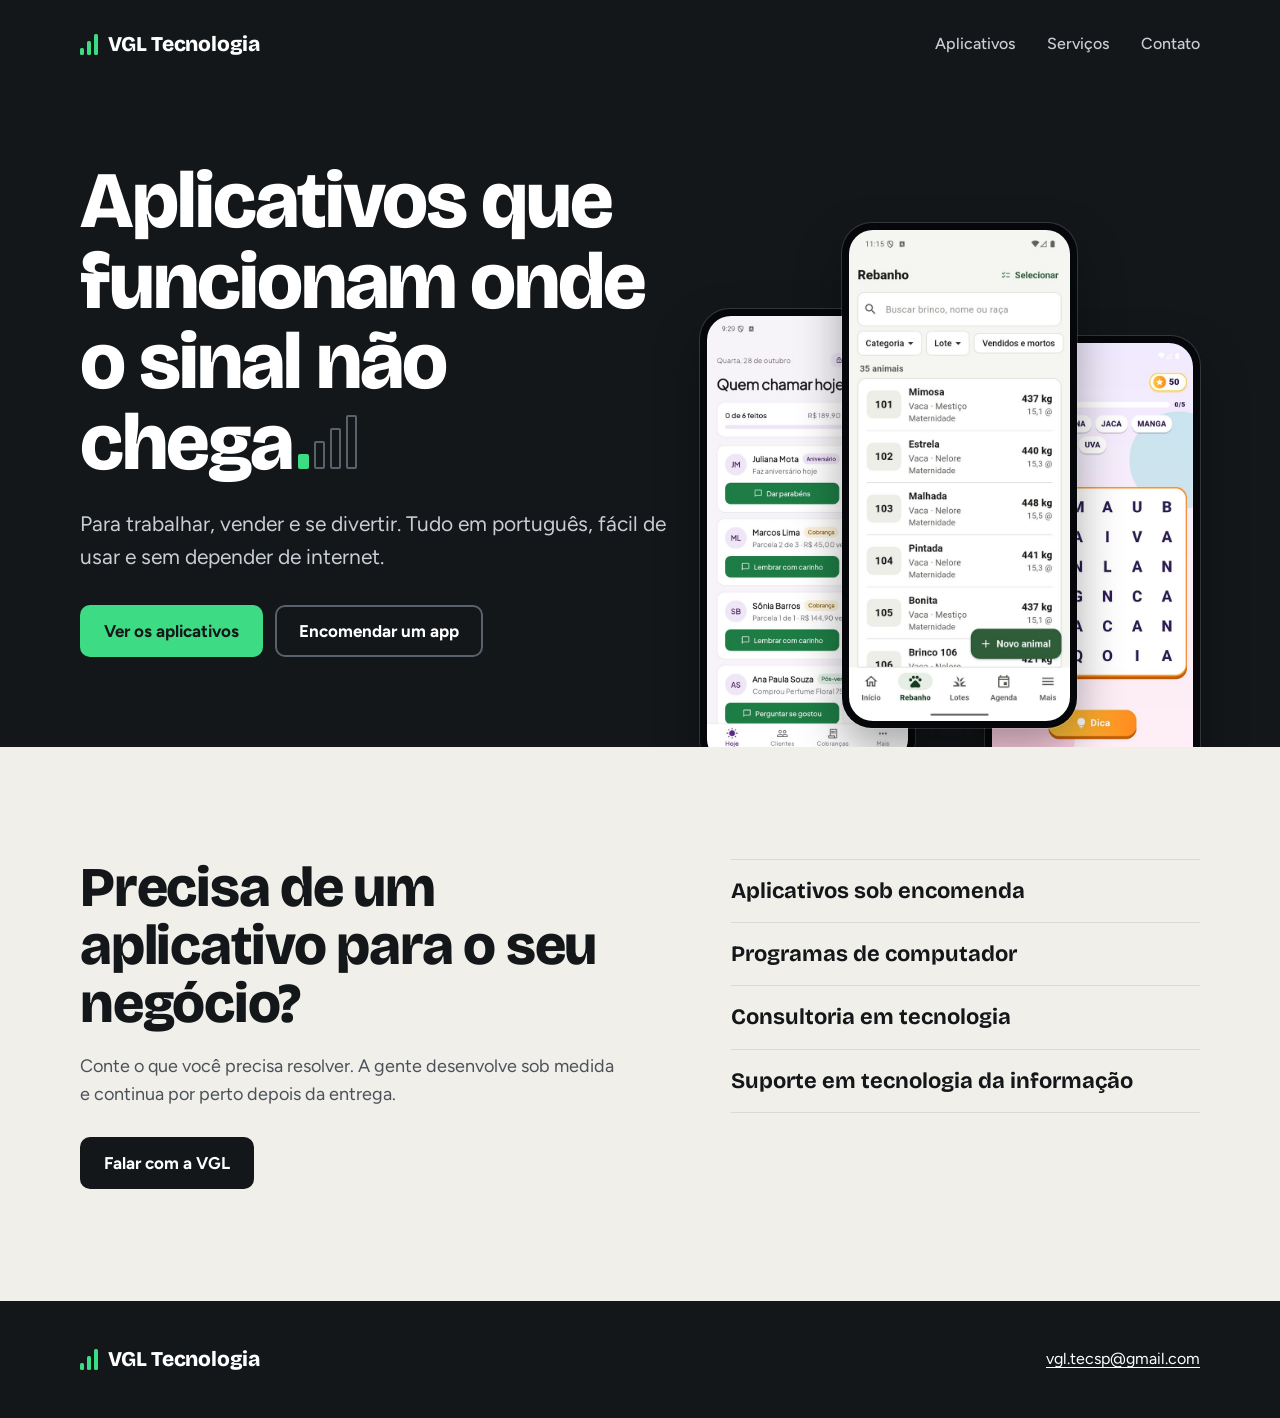
<file: index.html>
<!doctype html>
<html lang="pt-BR">
<head>
<meta charset="utf-8">
<meta name="viewport" content="width=device-width, initial-scale=1">
<title>VGL Tecnologia | Aplicativos que funcionam sem internet</title>
<meta name="description" content="A VGL Tecnologia cria aplicativos Android em português, fáceis de usar e que funcionam sem internet, e desenvolve apps sob encomenda.">
<link rel="canonical" href="https://vgltec.com.br/">
<link rel="icon" href="data:image/svg+xml,%3Csvg xmlns='http://www.w3.org/2000/svg' viewBox='0 0 32 32'%3E%3Crect width='32' height='32' rx='7' fill='%2314171A'/%3E%3Crect x='7' y='19' width='4' height='6' rx='1' fill='%233DDC84'/%3E%3Crect x='14' y='13' width='4' height='12' rx='1' fill='%233DDC84'/%3E%3Crect x='21' y='7' width='4' height='18' rx='1' fill='%233DDC84'/%3E%3C/svg%3E">
<link rel="preconnect" href="https://fonts.googleapis.com">
<link rel="preconnect" href="https://fonts.gstatic.com" crossorigin>
<link href="https://fonts.googleapis.com/css2?family=Bricolage+Grotesque:opsz,wght@12..96,500;12..96,700;12..96,800&family=Figtree:wght@400;500;600;700&display=swap" rel="stylesheet">
<link rel="stylesheet" href="estilo.css">
</head>
<body>

<header class="topo">
  <div class="miolo">
    <a class="marca" href="#inicio" aria-label="VGL Tecnologia, início">
      <span class="barras" aria-hidden="true"><i></i><i></i><i></i></span>
      VGL Tecnologia
    </a>
    <nav aria-label="Principal">
      <a href="aplicativos.html">Aplicativos</a>
      <a href="#servicos">Serviços</a>
      <a href="mailto:vgl.tecsp@gmail.com">Contato</a>
    </nav>
  </div>
</header>

<main id="inicio">

  <section class="abertura">
    <div class="miolo">
      <div class="abertura-texto">
        <h1>Aplicativos que funcionam onde o sinal não chega<span class="sem-sinal" aria-hidden="true"><i></i><i></i><i></i><i></i></span></h1>
        <p>Para trabalhar, vender e se divertir. Tudo em português, fácil de usar e sem depender de internet.</p>
        <div class="acoes">
          <a class="botao botao-sinal" href="aplicativos.html">Ver os aplicativos</a>
          <a class="botao botao-linha" href="#servicos">Encomendar um app</a>
        </div>
      </div>
      <div class="aparelhos" aria-hidden="true">
        <div class="celular"><img src="assets/vendeu-hoje.jpg" alt="" width="540" height="1200"></div>
        <div class="celular"><img src="assets/rebanho-lista.jpg" alt="" width="540" height="1200"></div>
        <div class="celular"><img src="assets/caca-jogo.jpg" alt="" width="540" height="1200"></div>
      </div>
    </div>
  </section>

  <section class="servicos" id="servicos">
    <div class="miolo">
      <div>
        <h2>Precisa de um aplicativo para o seu negócio?</h2>
        <p>Conte o que você precisa resolver. A gente desenvolve sob medida e continua por perto depois da entrega.</p>
        <a class="botao" href="mailto:vgl.tecsp@gmail.com?subject=Quero%20um%20aplicativo">Falar com a VGL</a>
      </div>
      <ul class="lista-servicos">
        <li>Aplicativos sob encomenda</li>
        <li>Programas de computador</li>
        <li>Consultoria em tecnologia</li>
        <li>Suporte em tecnologia da informação</li>
      </ul>
    </div>
  </section>

</main>

<footer class="rodape">
  <div class="miolo">
    <a class="marca" href="#inicio">
      <span class="barras" aria-hidden="true"><i></i><i></i><i></i></span>
      VGL Tecnologia
    </a>
    <a href="mailto:vgl.tecsp@gmail.com">vgl.tecsp@gmail.com</a>
  </div>
</footer>

</body>
</html>
</file>
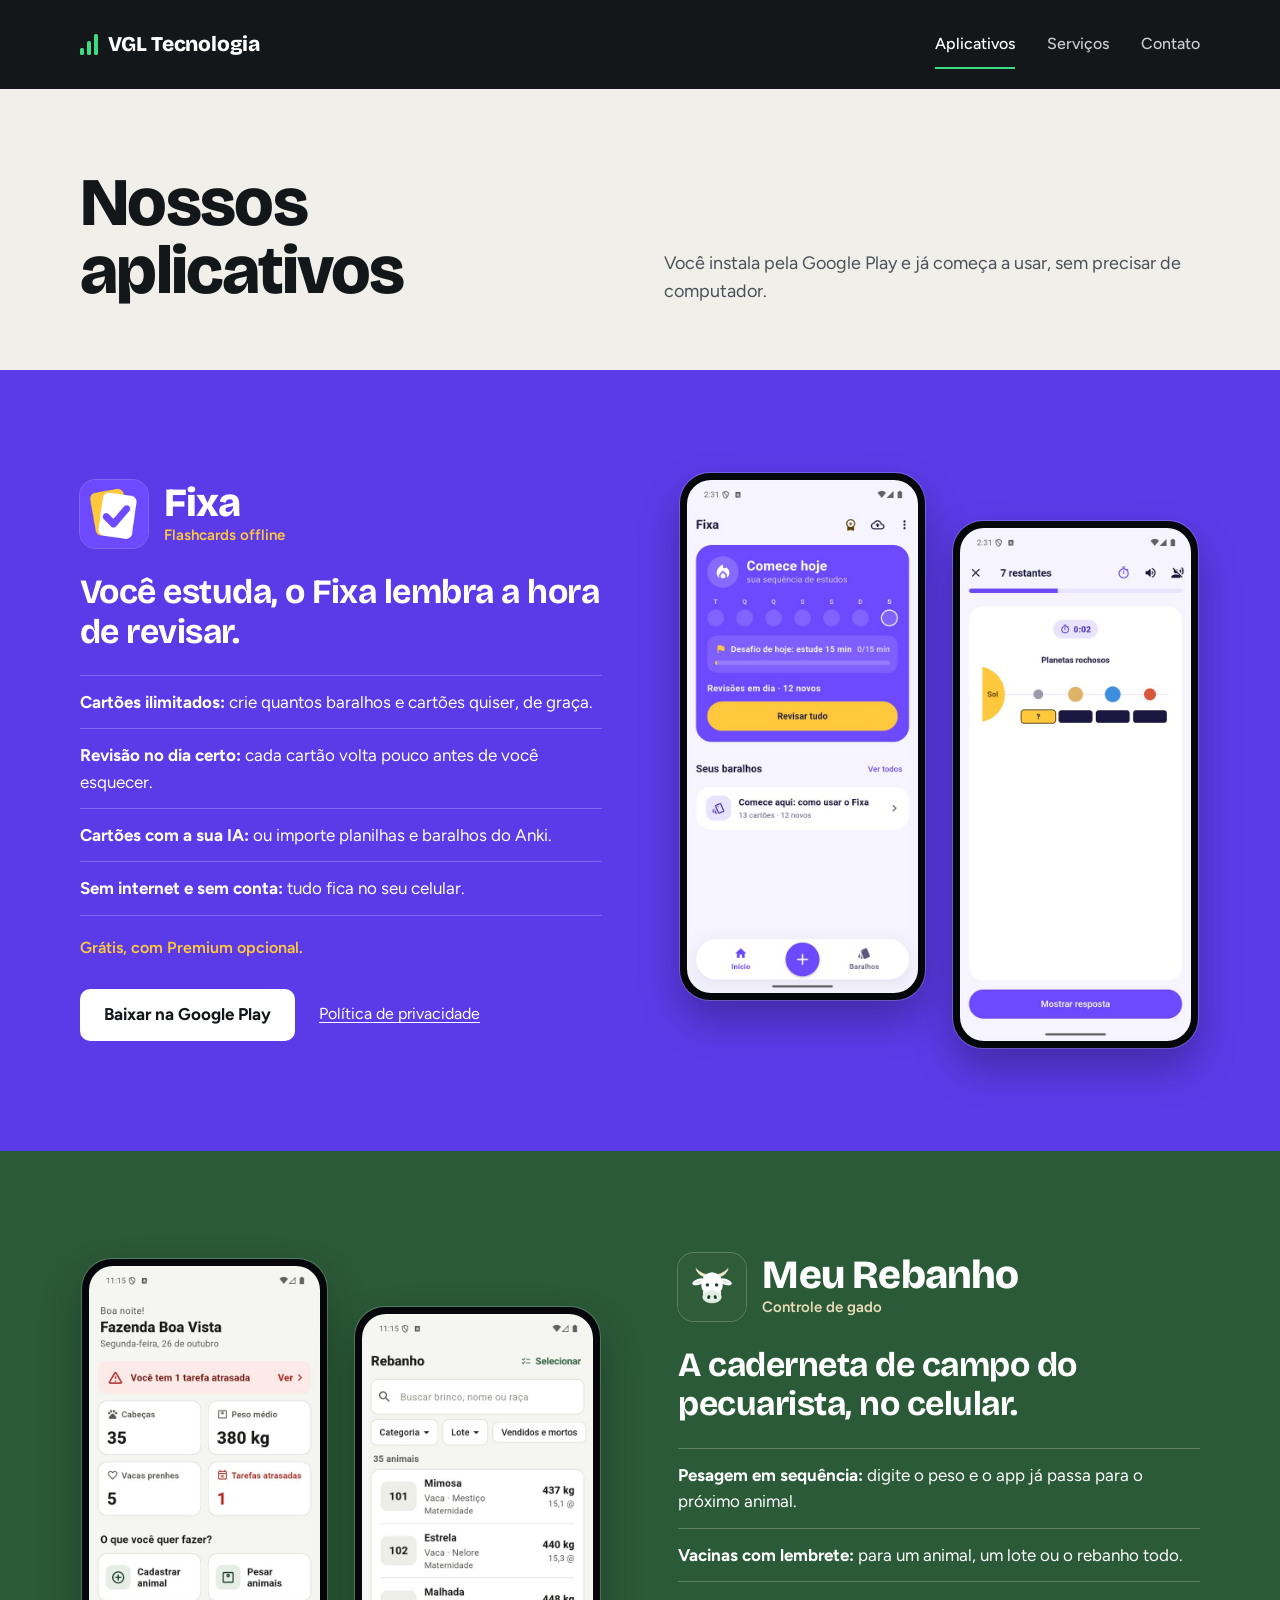
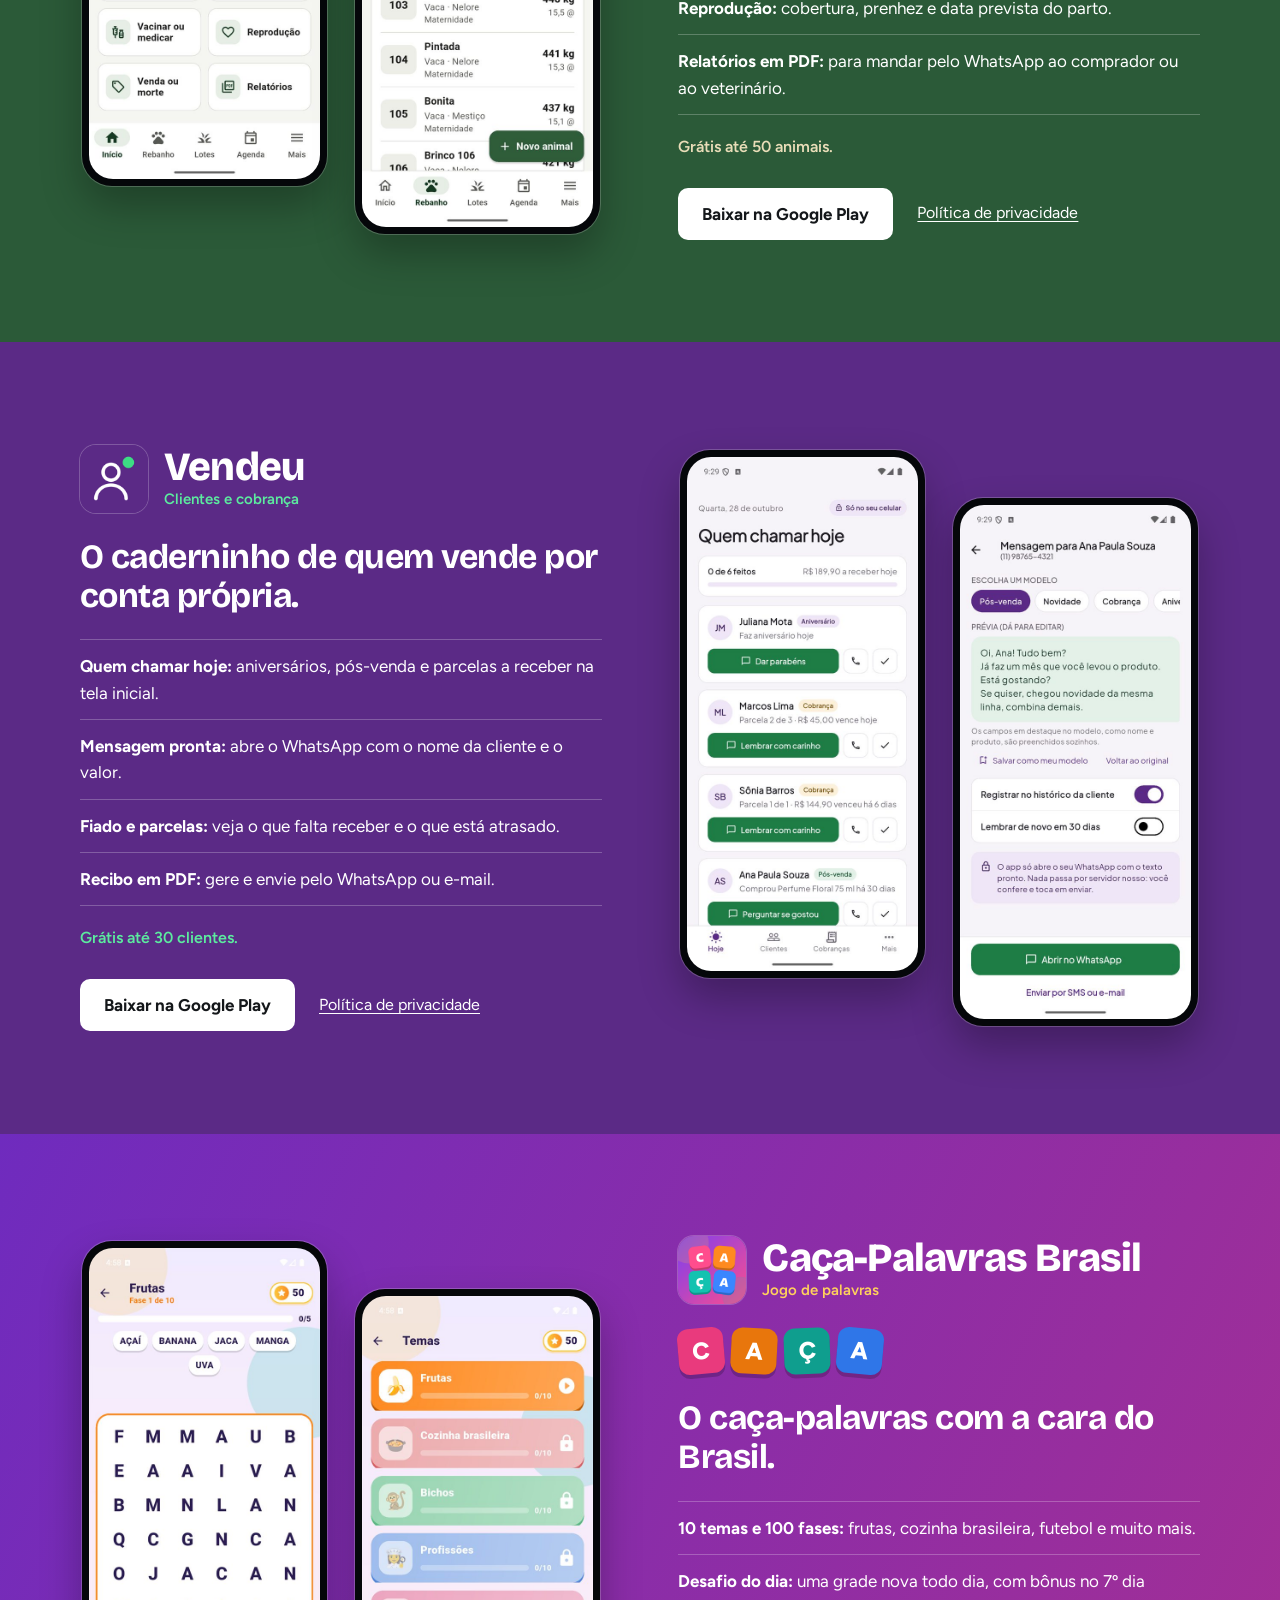
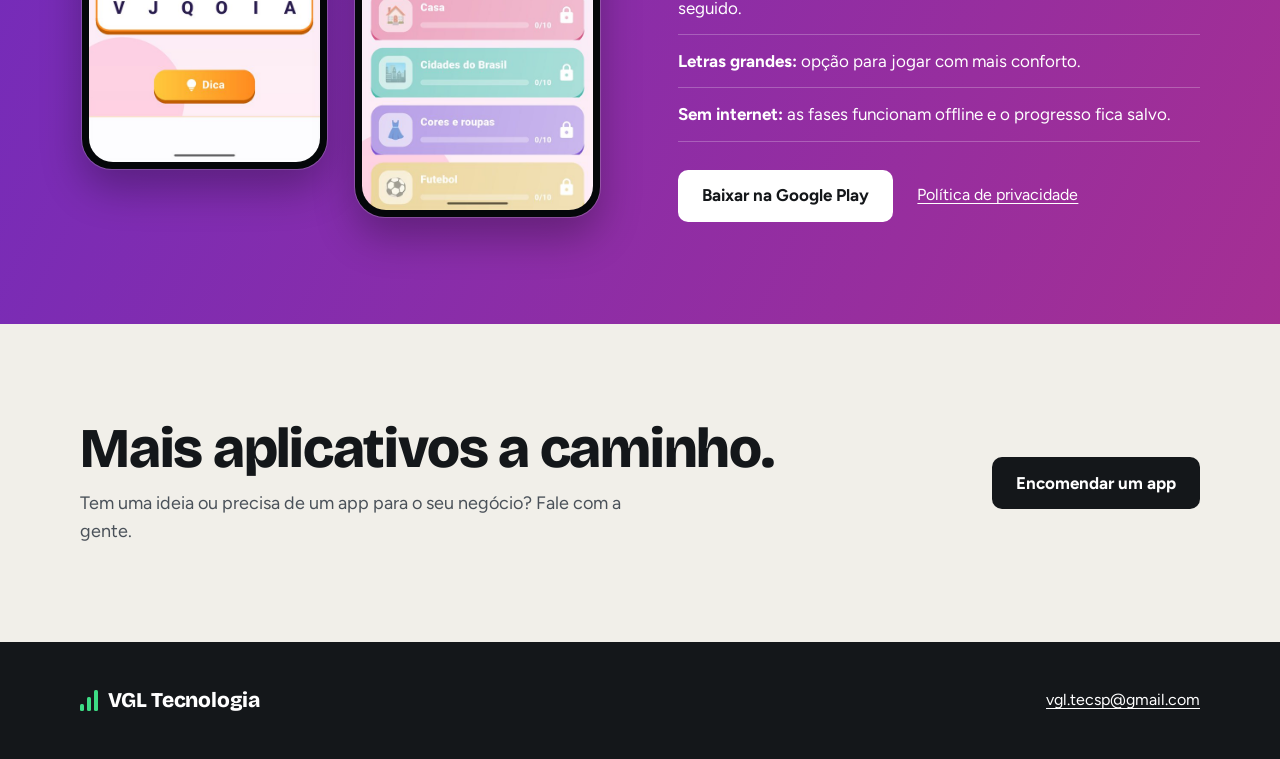
<file: aplicativos.html>
<!doctype html>
<html lang="pt-BR">
<head>
<meta charset="utf-8">
<meta name="viewport" content="width=device-width, initial-scale=1">
<title>Aplicativos | VGL Tecnologia</title>
<meta name="description" content="Conheça os aplicativos da VGL Tecnologia para Android, disponíveis na Google Play.">
<link rel="canonical" href="https://vgltec.com.br/aplicativos">
<link rel="icon" href="data:image/svg+xml,%3Csvg xmlns='http://www.w3.org/2000/svg' viewBox='0 0 32 32'%3E%3Crect width='32' height='32' rx='7' fill='%2314171A'/%3E%3Crect x='7' y='19' width='4' height='6' rx='1' fill='%233DDC84'/%3E%3Crect x='14' y='13' width='4' height='12' rx='1' fill='%233DDC84'/%3E%3Crect x='21' y='7' width='4' height='18' rx='1' fill='%233DDC84'/%3E%3C/svg%3E">
<link rel="preconnect" href="https://fonts.googleapis.com">
<link rel="preconnect" href="https://fonts.gstatic.com" crossorigin>
<link href="https://fonts.googleapis.com/css2?family=Bricolage+Grotesque:opsz,wght@12..96,500;12..96,700;12..96,800&family=Figtree:wght@400;500;600;700&display=swap" rel="stylesheet">
<link rel="stylesheet" href="estilo.css">
</head>
<body>

<header class="topo">
  <div class="miolo">
    <a class="marca" href="./" aria-label="VGL Tecnologia, início">
      <span class="barras" aria-hidden="true"><i></i><i></i><i></i></span>
      VGL Tecnologia
    </a>
    <nav aria-label="Principal">
      <a href="aplicativos.html" aria-current="page">Aplicativos</a>
      <a href="./#servicos">Serviços</a>
      <a href="mailto:vgl.tecsp@gmail.com">Contato</a>
    </nav>
  </div>
</header>

<main>

  <div class="secao-titulo">
    <div class="miolo">
      <h1>Nossos aplicativos</h1>
      <p>Você instala pela Google Play e já começa a usar, sem precisar de computador.</p>
    </div>
  </div>

  <section class="app fixa" aria-labelledby="titulo-fixa">
    <div class="miolo">
      <div class="app-texto">
        <div class="app-cabeca">
          <img src="assets/icone-fixa.png" alt="" width="68" height="68" loading="lazy">
          <div>
            <h2 id="titulo-fixa">Fixa</h2>
            <div class="app-tipo">Flashcards offline</div>
          </div>
        </div>
        <p class="app-chamada">Você estuda, o Fixa lembra a hora de revisar.</p>
        <ul class="recursos">
          <li><b>Cartões ilimitados:</b> crie quantos baralhos e cartões quiser, de graça.</li>
          <li><b>Revisão no dia certo:</b> cada cartão volta pouco antes de você esquecer.</li>
          <li><b>Cartões com a sua IA:</b> ou importe planilhas e baralhos do Anki.</li>
          <li><b>Sem internet e sem conta:</b> tudo fica no seu celular.</li>
        </ul>
        <p class="plano">Grátis, com Premium opcional.</p>
        <div class="app-rodape">
          <a class="botao botao-loja" href="https://play.google.com/store/apps/details?id=com.vgltec.fixa">Baixar na Google Play</a>
          <a href="fixa-privacidade">Política de privacidade</a>
        </div>
      </div>
      <div class="telas">
        <div class="celular claro"><img src="assets/fixa-inicio.jpg" alt="Tela inicial do Fixa com a sequência de estudos e os baralhos" width="540" height="1200" loading="lazy"></div>
        <div class="celular claro"><img src="assets/fixa-oclusao.jpg" alt="Cartão de oclusão de imagem com os nomes dos planetas escondidos" width="540" height="1200" loading="lazy"></div>
      </div>
    </div>
  </section>

  <section class="app rebanho" aria-labelledby="titulo-rebanho">
    <div class="miolo">
      <div class="app-texto">
        <div class="app-cabeca">
          <img src="assets/icone-rebanho.png" alt="" width="68" height="68" loading="lazy">
          <div>
            <h2 id="titulo-rebanho">Meu Rebanho</h2>
            <div class="app-tipo">Controle de gado</div>
          </div>
        </div>
        <p class="app-chamada">A caderneta de campo do pecuarista, no celular.</p>
        <ul class="recursos">
          <li><b>Pesagem em sequência:</b> digite o peso e o app já passa para o próximo animal.</li>
          <li><b>Vacinas com lembrete:</b> para um animal, um lote ou o rebanho todo.</li>
          <li><b>Reprodução:</b> cobertura, prenhez e data prevista do parto.</li>
          <li><b>Relatórios em PDF:</b> para mandar pelo WhatsApp ao comprador ou ao veterinário.</li>
        </ul>
        <p class="plano">Grátis até 50 animais.</p>
        <div class="app-rodape">
          <a class="botao botao-loja" href="https://play.google.com/store/apps/details?id=com.vgltec.meurebanho">Baixar na Google Play</a>
          <a href="https://docs.google.com/document/d/e/2PACX-1vS-nJiBTM1qWaBGGyXbPpRedWKhlQj88UFzYt4Zp76EPtFVH6dIhfBBvfQIXiyjUzrTbNhE01z-8gjD/pub">Política de privacidade</a>
        </div>
      </div>
      <div class="telas">
        <div class="celular claro"><img src="assets/rebanho-inicio.jpg" alt="Tela inicial do Meu Rebanho com o resumo da fazenda" width="540" height="1200" loading="lazy"></div>
        <div class="celular claro"><img src="assets/rebanho-lista.jpg" alt="Lista de animais do rebanho com brinco, raça e peso" width="540" height="1200" loading="lazy"></div>
      </div>
    </div>
  </section>

  <section class="app vendeu" aria-labelledby="titulo-vendeu">
    <div class="miolo">
      <div class="app-texto">
        <div class="app-cabeca">
          <img src="assets/icone-vendeu.png" alt="" width="68" height="68" loading="lazy">
          <div>
            <h2 id="titulo-vendeu">Vendeu</h2>
            <div class="app-tipo">Clientes e cobrança</div>
          </div>
        </div>
        <p class="app-chamada">O caderninho de quem vende por conta própria.</p>
        <ul class="recursos">
          <li><b>Quem chamar hoje:</b> aniversários, pós-venda e parcelas a receber na tela inicial.</li>
          <li><b>Mensagem pronta:</b> abre o WhatsApp com o nome da cliente e o valor.</li>
          <li><b>Fiado e parcelas:</b> veja o que falta receber e o que está atrasado.</li>
          <li><b>Recibo em PDF:</b> gere e envie pelo WhatsApp ou e-mail.</li>
        </ul>
        <p class="plano">Grátis até 30 clientes.</p>
        <div class="app-rodape">
          <a class="botao botao-loja" href="https://play.google.com/store/apps/details?id=com.vgltec.vendeu">Baixar na Google Play</a>
          <a href="https://docs.google.com/document/d/e/2PACX-1vRvMvuqC7A8dTleTnThXc5y50xlTrWiwYhM5gn0sQaa_HWIEB6qLOiO6OgQdCujbF3Q33zO_ohu2c29/pub">Política de privacidade</a>
        </div>
      </div>
      <div class="telas">
        <div class="celular claro"><img src="assets/vendeu-hoje.jpg" alt="Tela Hoje do Vendeu com a lista de quem chamar" width="540" height="1200" loading="lazy"></div>
        <div class="celular claro"><img src="assets/vendeu-mensagem.jpg" alt="Tela de mensagem pronta para enviar pelo WhatsApp" width="540" height="1200" loading="lazy"></div>
      </div>
    </div>
  </section>

  <section class="app caca" aria-labelledby="titulo-caca">
    <div class="miolo">
      <div class="app-texto">
        <div class="app-cabeca">
          <img src="assets/icone-caca.png" alt="" width="68" height="68" loading="lazy">
          <div>
            <h2 id="titulo-caca">Caça-Palavras Brasil</h2>
            <div class="app-tipo">Jogo de palavras</div>
          </div>
        </div>
        <div class="letras" aria-hidden="true"><span>C</span><span>A</span><span>Ç</span><span>A</span></div>
        <p class="app-chamada">O caça-palavras com a cara do Brasil.</p>
        <ul class="recursos">
          <li><b>10 temas e 100 fases:</b> frutas, cozinha brasileira, futebol e muito mais.</li>
          <li><b>Desafio do dia:</b> uma grade nova todo dia, com bônus no 7º dia seguido.</li>
          <li><b>Letras grandes:</b> opção para jogar com mais conforto.</li>
          <li><b>Sem internet:</b> as fases funcionam offline e o progresso fica salvo.</li>
        </ul>
        <div class="app-rodape">
          <a class="botao botao-loja" href="https://play.google.com/store/apps/details?id=com.vgltec.cacapalavras">Baixar na Google Play</a>
          <a href="https://sites.google.com/view/cacapalavras-brasil">Política de privacidade</a>
        </div>
      </div>
      <div class="telas">
        <div class="celular claro"><img src="assets/caca-jogo.jpg" alt="Grade do jogo com palavras encontradas em cores diferentes" width="540" height="1200" loading="lazy"></div>
        <div class="celular claro"><img src="assets/caca-temas.jpg" alt="Tela de escolha dos temas do jogo" width="540" height="1200" loading="lazy"></div>
      </div>
    </div>
  </section>

  <section class="a-caminho">
    <div class="miolo">
      <div>
        <h2>Mais aplicativos a caminho.</h2>
        <p>Tem uma ideia ou precisa de um app para o seu negócio? Fale com a gente.</p>
      </div>
      <a class="botao" href="./#servicos">Encomendar um app</a>
    </div>
  </section>

</main>

<footer class="rodape">
  <div class="miolo">
    <a class="marca" href="./">
      <span class="barras" aria-hidden="true"><i></i><i></i><i></i></span>
      VGL Tecnologia
    </a>
    <a href="mailto:vgl.tecsp@gmail.com">vgl.tecsp@gmail.com</a>
  </div>
</footer>

</body>
</html>
</file>
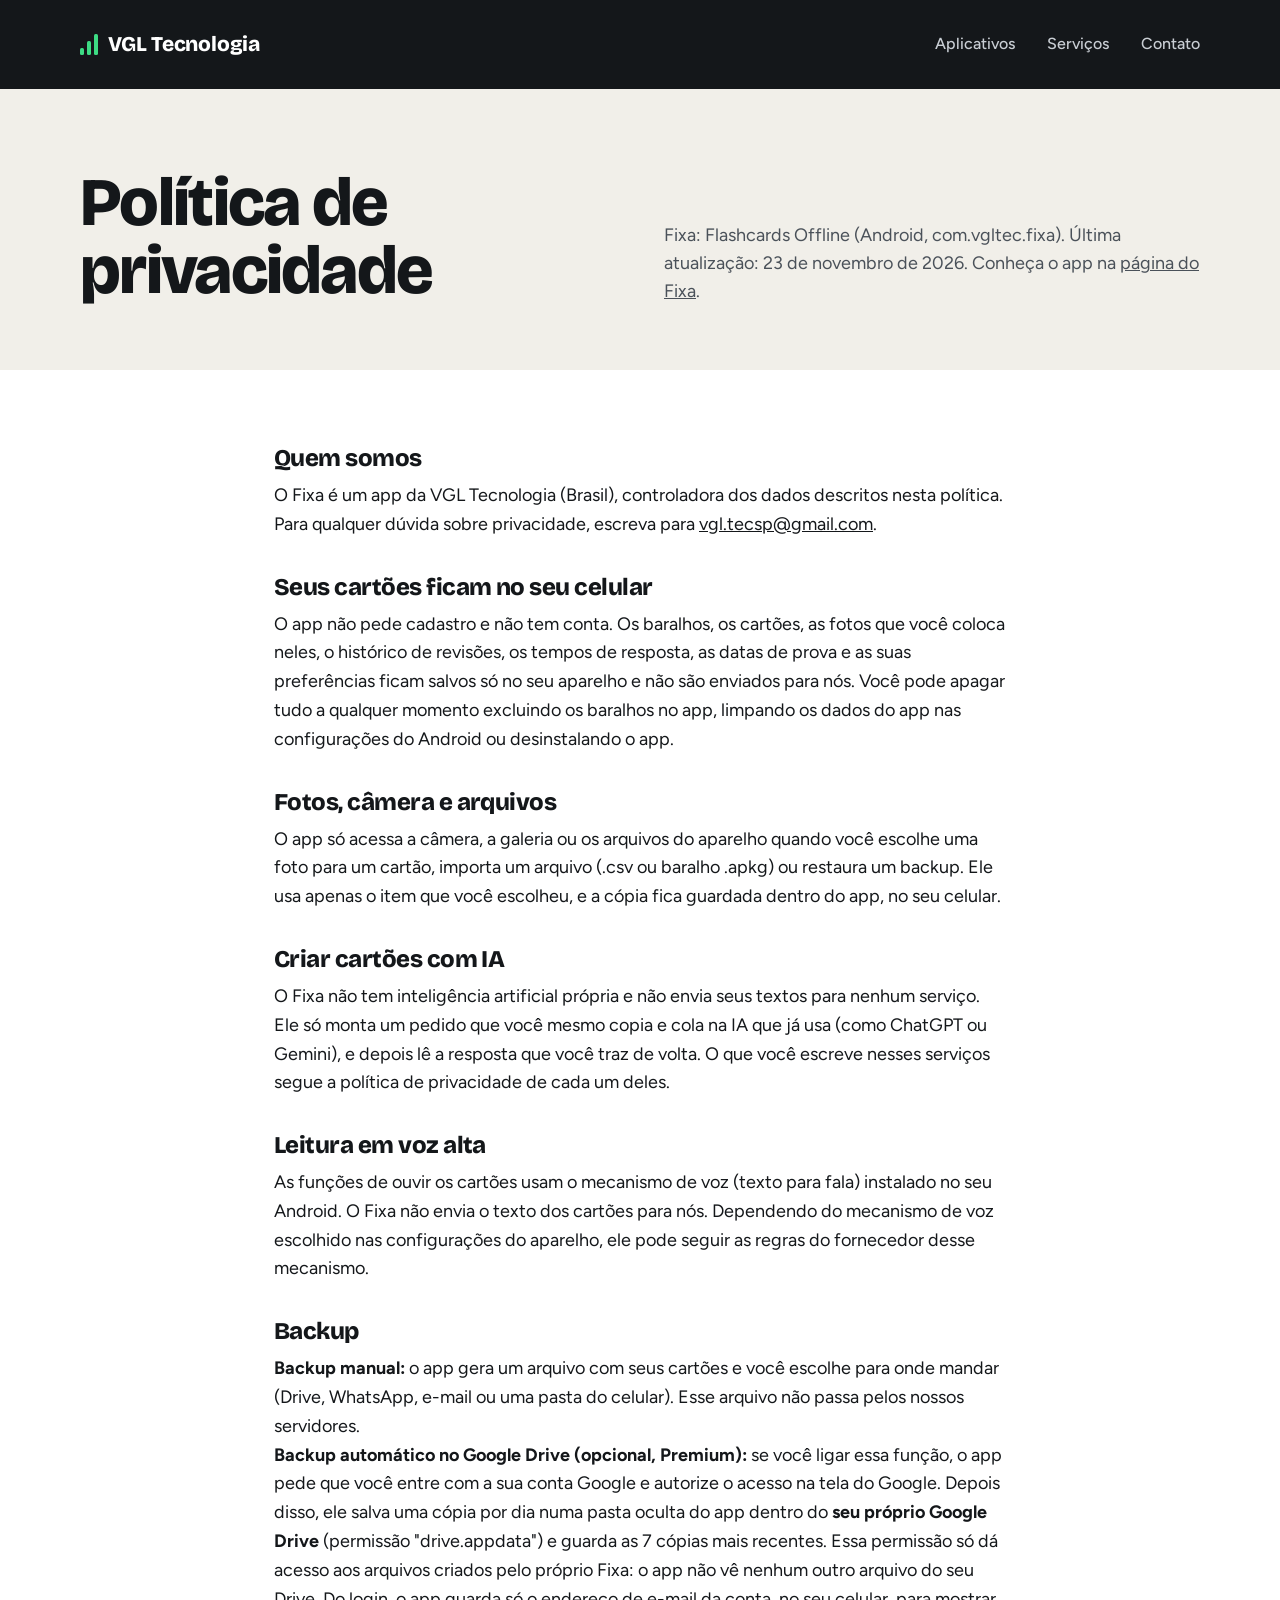
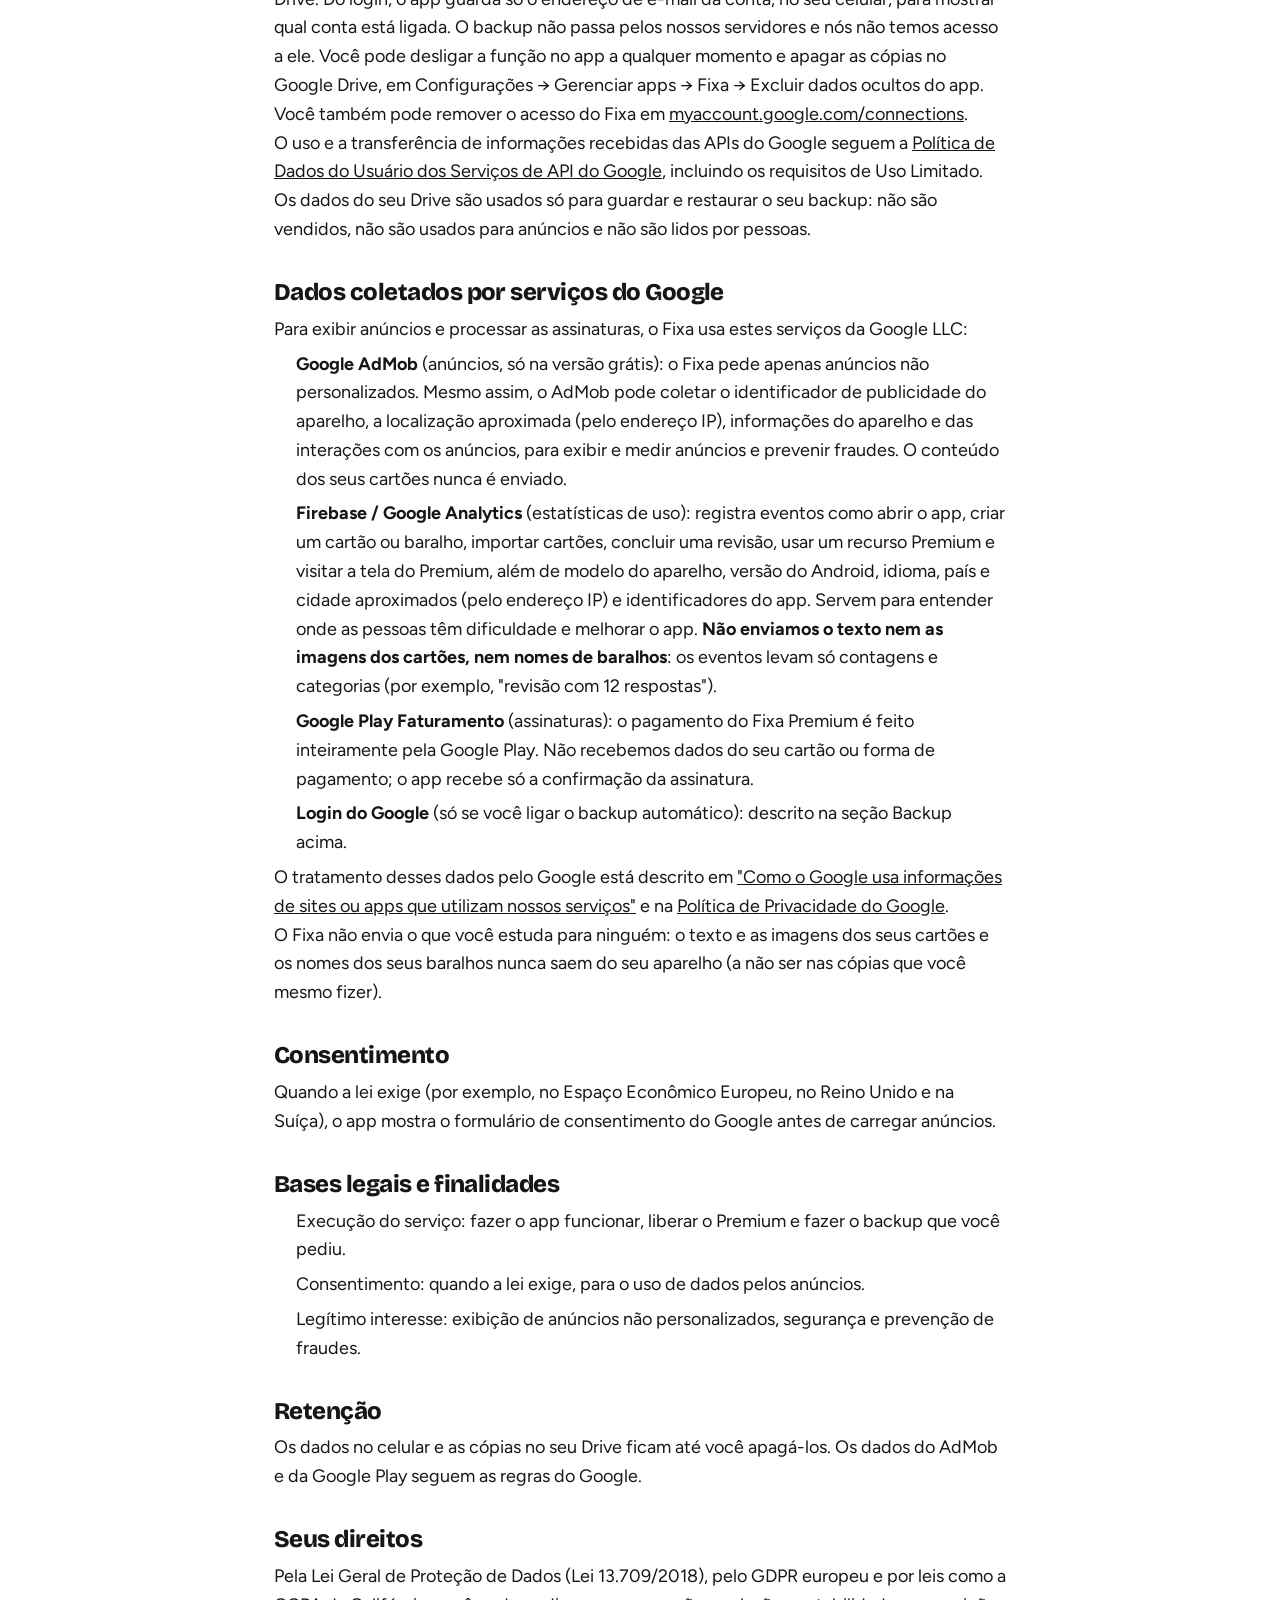
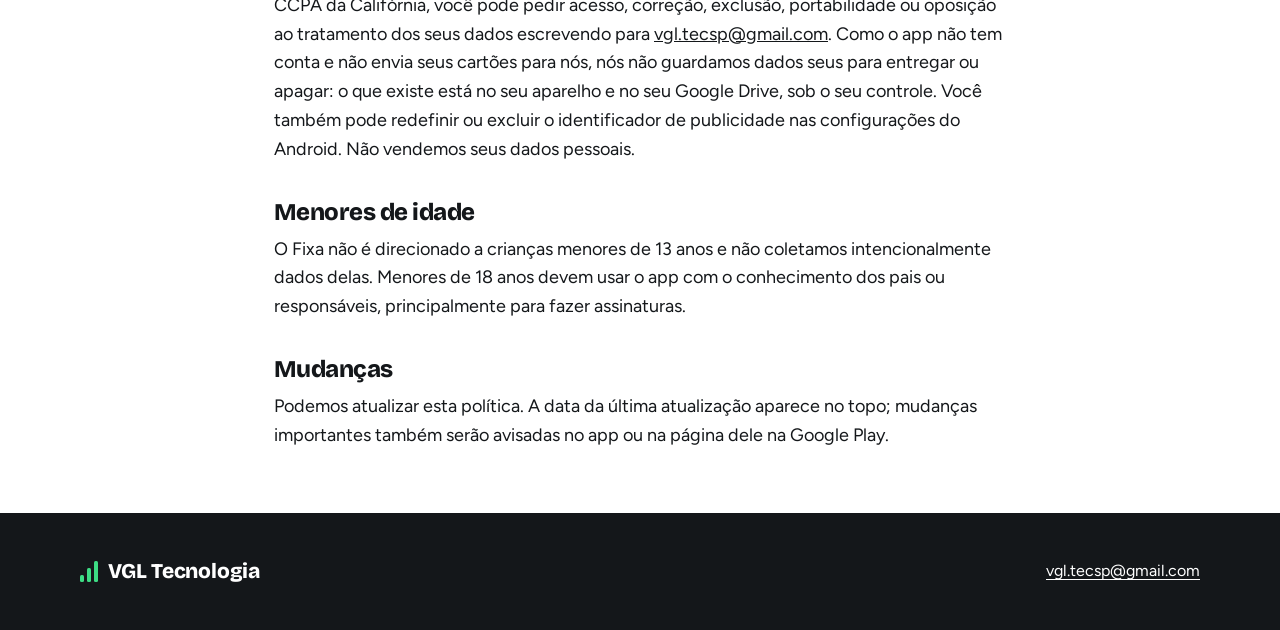
<file: fixa-privacidade.html>
<!doctype html>
<html lang="pt-BR">
<head>
<meta charset="utf-8">
<meta name="viewport" content="width=device-width, initial-scale=1">
<title>Política de privacidade – Fixa | VGL Tecnologia</title>
<meta name="description" content="Política de privacidade do app Fixa: Flashcards Offline.">
<link rel="canonical" href="https://vgltec.com.br/fixa-privacidade">
<link rel="icon" href="data:image/svg+xml,%3Csvg xmlns='http://www.w3.org/2000/svg' viewBox='0 0 32 32'%3E%3Crect width='32' height='32' rx='7' fill='%2314171A'/%3E%3Crect x='7' y='19' width='4' height='6' rx='1' fill='%233DDC84'/%3E%3Crect x='14' y='13' width='4' height='12' rx='1' fill='%233DDC84'/%3E%3Crect x='21' y='7' width='4' height='18' rx='1' fill='%233DDC84'/%3E%3C/svg%3E">
<link rel="preconnect" href="https://fonts.googleapis.com">
<link rel="preconnect" href="https://fonts.gstatic.com" crossorigin>
<link href="https://fonts.googleapis.com/css2?family=Bricolage+Grotesque:opsz,wght@12..96,500;12..96,700;12..96,800&family=Figtree:wght@400;500;600;700&display=swap" rel="stylesheet">
<link rel="stylesheet" href="estilo.css">
<style>
  .informativa { padding-top: 40px; padding-bottom: 64px; max-width: 46em; }
  .informativa h2 { font-size: 24px; margin: 36px 0 10px; }
  .informativa p, .informativa li { line-height: 1.6; }
  .informativa ul { padding-left: 1.2em; }
  .informativa li { margin: 6px 0; }
</style>
</head>
<body>

<header class="topo">
  <div class="miolo">
    <a class="marca" href="./" aria-label="VGL Tecnologia, início">
      <span class="barras" aria-hidden="true"><i></i><i></i><i></i></span>
      VGL Tecnologia
    </a>
    <nav aria-label="Principal">
      <a href="aplicativos.html">Aplicativos</a>
      <a href="./#servicos">Serviços</a>
      <a href="mailto:vgl.tecsp@gmail.com">Contato</a>
    </nav>
  </div>
</header>

<main>
  <div class="secao-titulo">
    <div class="miolo">
      <h1>Política de privacidade</h1>
      <p>Fixa: Flashcards Offline (Android, com.vgltec.fixa). Última atualização: 23 de novembro de 2026. Conheça o app na <a href="fixa">página do Fixa</a>.</p>
    </div>
  </div>

  <div class="miolo informativa">

    <h2>Quem somos</h2>
    <p>O Fixa é um app da VGL Tecnologia (Brasil), controladora dos dados descritos nesta política. Para qualquer dúvida sobre privacidade, escreva para <a href="mailto:vgl.tecsp@gmail.com">vgl.tecsp@gmail.com</a>.</p>

    <h2>Seus cartões ficam no seu celular</h2>
    <p>O app não pede cadastro e não tem conta. Os baralhos, os cartões, as fotos que você coloca neles, o histórico de revisões, os tempos de resposta, as datas de prova e as suas preferências ficam salvos só no seu aparelho e não são enviados para nós. Você pode apagar tudo a qualquer momento excluindo os baralhos no app, limpando os dados do app nas configurações do Android ou desinstalando o app.</p>

    <h2>Fotos, câmera e arquivos</h2>
    <p>O app só acessa a câmera, a galeria ou os arquivos do aparelho quando você escolhe uma foto para um cartão, importa um arquivo (.csv ou baralho .apkg) ou restaura um backup. Ele usa apenas o item que você escolheu, e a cópia fica guardada dentro do app, no seu celular.</p>

    <h2>Criar cartões com IA</h2>
    <p>O Fixa não tem inteligência artificial própria e não envia seus textos para nenhum serviço. Ele só monta um pedido que você mesmo copia e cola na IA que já usa (como ChatGPT ou Gemini), e depois lê a resposta que você traz de volta. O que você escreve nesses serviços segue a política de privacidade de cada um deles.</p>

    <h2>Leitura em voz alta</h2>
    <p>As funções de ouvir os cartões usam o mecanismo de voz (texto para fala) instalado no seu Android. O Fixa não envia o texto dos cartões para nós. Dependendo do mecanismo de voz escolhido nas configurações do aparelho, ele pode seguir as regras do fornecedor desse mecanismo.</p>

    <h2>Backup</h2>
    <p><strong>Backup manual:</strong> o app gera um arquivo com seus cartões e você escolhe para onde mandar (Drive, WhatsApp, e-mail ou uma pasta do celular). Esse arquivo não passa pelos nossos servidores.</p>
    <p><strong>Backup automático no Google Drive (opcional, Premium):</strong> se você ligar essa função, o app pede que você entre com a sua conta Google e autorize o acesso na tela do Google. Depois disso, ele salva uma cópia por dia numa pasta oculta do app dentro do <strong>seu próprio Google Drive</strong> (permissão "drive.appdata") e guarda as 7 cópias mais recentes. Essa permissão só dá acesso aos arquivos criados pelo próprio Fixa: o app não vê nenhum outro arquivo do seu Drive. Do login, o app guarda só o endereço de e-mail da conta, no seu celular, para mostrar qual conta está ligada. O backup não passa pelos nossos servidores e nós não temos acesso a ele. Você pode desligar a função no app a qualquer momento e apagar as cópias no Google Drive, em Configurações → Gerenciar apps → Fixa → Excluir dados ocultos do app. Você também pode remover o acesso do Fixa em <a href="https://myaccount.google.com/connections">myaccount.google.com/connections</a>.</p>
    <p>O uso e a transferência de informações recebidas das APIs do Google seguem a <a href="https://developers.google.com/terms/api-services-user-data-policy">Política de Dados do Usuário dos Serviços de API do Google</a>, incluindo os requisitos de Uso Limitado. Os dados do seu Drive são usados só para guardar e restaurar o seu backup: não são vendidos, não são usados para anúncios e não são lidos por pessoas.</p>

    <h2>Dados coletados por serviços do Google</h2>
    <p>Para exibir anúncios e processar as assinaturas, o Fixa usa estes serviços da Google LLC:</p>
    <ul>
      <li><strong>Google AdMob</strong> (anúncios, só na versão grátis): o Fixa pede apenas anúncios não personalizados. Mesmo assim, o AdMob pode coletar o identificador de publicidade do aparelho, a localização aproximada (pelo endereço IP), informações do aparelho e das interações com os anúncios, para exibir e medir anúncios e prevenir fraudes. O conteúdo dos seus cartões nunca é enviado.</li>
      <li><strong>Firebase / Google Analytics</strong> (estatísticas de uso): registra eventos como abrir o app, criar um cartão ou baralho, importar cartões, concluir uma revisão, usar um recurso Premium e visitar a tela do Premium, além de modelo do aparelho, versão do Android, idioma, país e cidade aproximados (pelo endereço IP) e identificadores do app. Servem para entender onde as pessoas têm dificuldade e melhorar o app. <strong>Não enviamos o texto nem as imagens dos cartões, nem nomes de baralhos</strong>: os eventos levam só contagens e categorias (por exemplo, "revisão com 12 respostas").</li>
      <li><strong>Google Play Faturamento</strong> (assinaturas): o pagamento do Fixa Premium é feito inteiramente pela Google Play. Não recebemos dados do seu cartão ou forma de pagamento; o app recebe só a confirmação da assinatura.</li>
      <li><strong>Login do Google</strong> (só se você ligar o backup automático): descrito na seção Backup acima.</li>
    </ul>
    <p>O tratamento desses dados pelo Google está descrito em <a href="https://policies.google.com/technologies/partner-sites?hl=pt-BR">"Como o Google usa informações de sites ou apps que utilizam nossos serviços"</a> e na <a href="https://policies.google.com/privacy?hl=pt-BR">Política de Privacidade do Google</a>.</p>
    <p>O Fixa não envia o que você estuda para ninguém: o texto e as imagens dos seus cartões e os nomes dos seus baralhos nunca saem do seu aparelho (a não ser nas cópias que você mesmo fizer).</p>

    <h2>Consentimento</h2>
    <p>Quando a lei exige (por exemplo, no Espaço Econômico Europeu, no Reino Unido e na Suíça), o app mostra o formulário de consentimento do Google antes de carregar anúncios.</p>

    <h2>Bases legais e finalidades</h2>
    <ul>
      <li>Execução do serviço: fazer o app funcionar, liberar o Premium e fazer o backup que você pediu.</li>
      <li>Consentimento: quando a lei exige, para o uso de dados pelos anúncios.</li>
      <li>Legítimo interesse: exibição de anúncios não personalizados, segurança e prevenção de fraudes.</li>
    </ul>

    <h2>Retenção</h2>
    <p>Os dados no celular e as cópias no seu Drive ficam até você apagá-los. Os dados do AdMob e da Google Play seguem as regras do Google.</p>

    <h2>Seus direitos</h2>
    <p>Pela Lei Geral de Proteção de Dados (Lei 13.709/2018), pelo GDPR europeu e por leis como a CCPA da Califórnia, você pode pedir acesso, correção, exclusão, portabilidade ou oposição ao tratamento dos seus dados escrevendo para <a href="mailto:vgl.tecsp@gmail.com">vgl.tecsp@gmail.com</a>. Como o app não tem conta e não envia seus cartões para nós, nós não guardamos dados seus para entregar ou apagar: o que existe está no seu aparelho e no seu Google Drive, sob o seu controle. Você também pode redefinir ou excluir o identificador de publicidade nas configurações do Android. Não vendemos seus dados pessoais.</p>

    <h2>Menores de idade</h2>
    <p>O Fixa não é direcionado a crianças menores de 13 anos e não coletamos intencionalmente dados delas. Menores de 18 anos devem usar o app com o conhecimento dos pais ou responsáveis, principalmente para fazer assinaturas.</p>

    <h2>Mudanças</h2>
    <p>Podemos atualizar esta política. A data da última atualização aparece no topo; mudanças importantes também serão avisadas no app ou na página dele na Google Play.</p>

  </div>
</main>

<footer class="rodape">
  <div class="miolo">
    <a class="marca" href="./">
      <span class="barras" aria-hidden="true"><i></i><i></i><i></i></span>
      VGL Tecnologia
    </a>
    <a href="mailto:vgl.tecsp@gmail.com">vgl.tecsp@gmail.com</a>
  </div>
</footer>

</body>
</html>
</file>
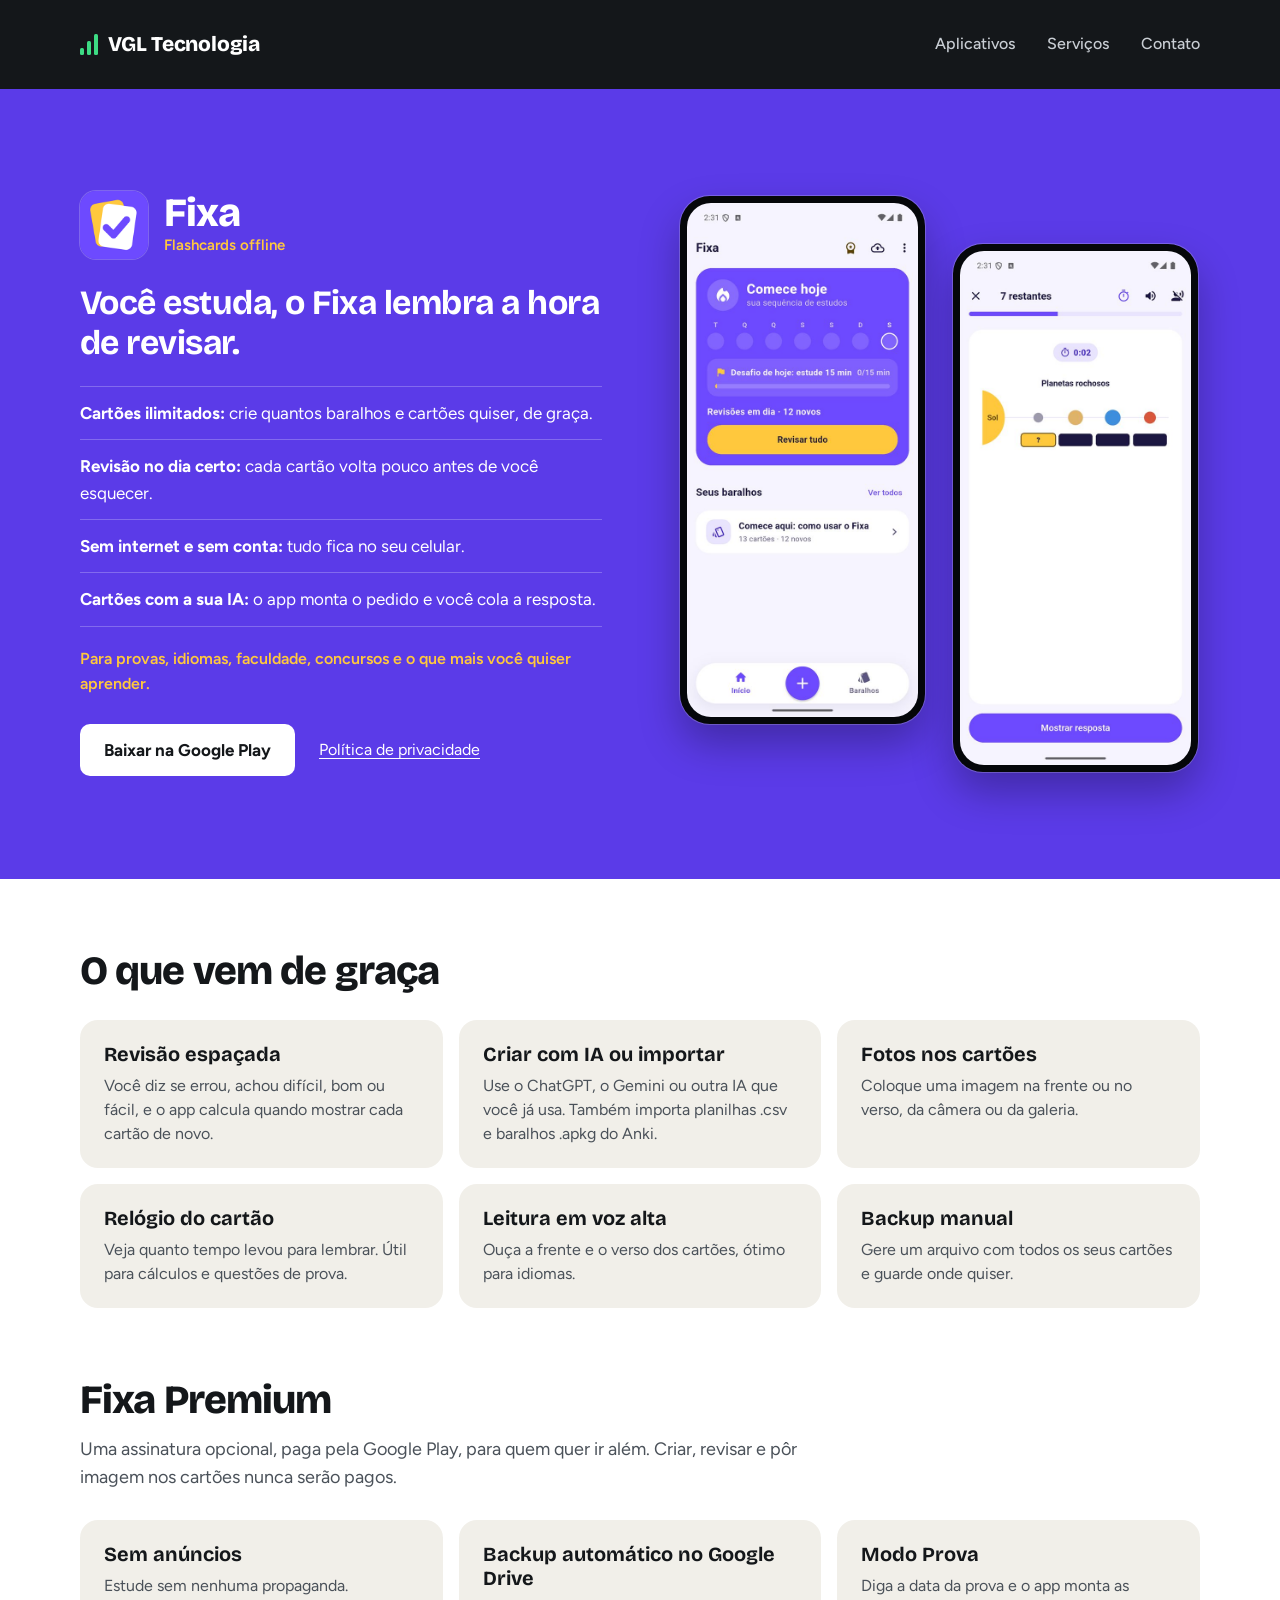
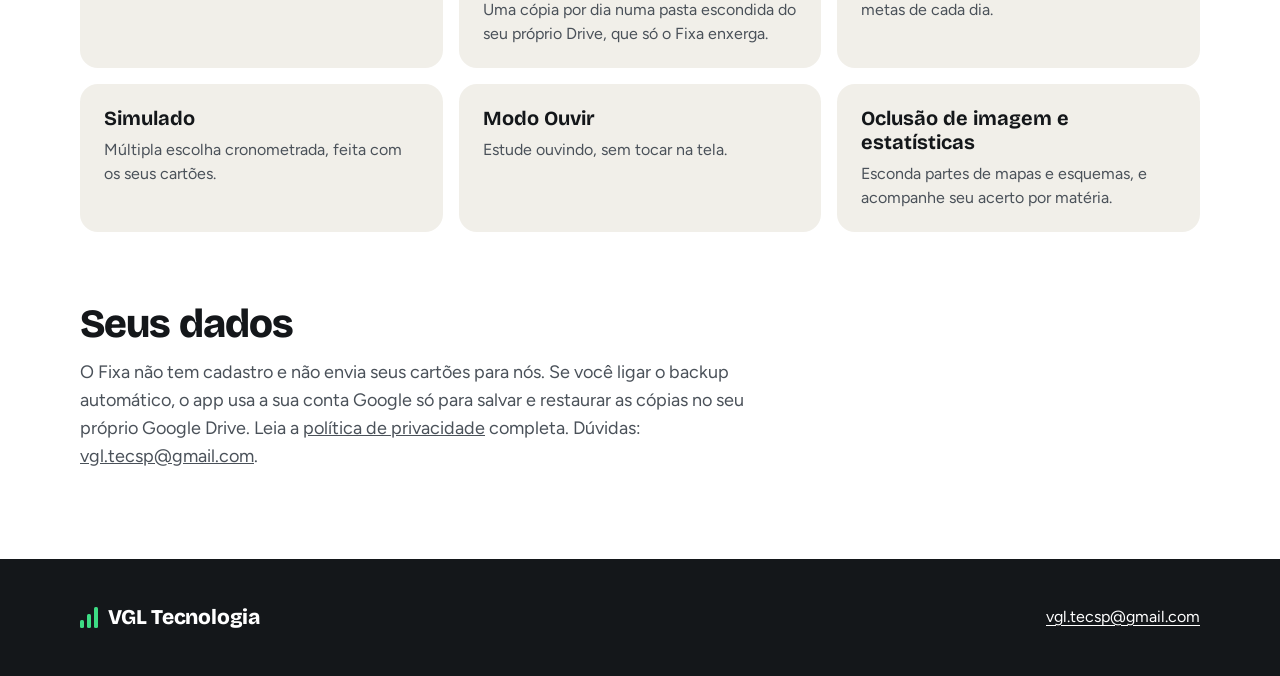
<file: fixa.html>
<!doctype html>
<html lang="pt-BR">
<head>
<meta charset="utf-8">
<meta name="viewport" content="width=device-width, initial-scale=1">
<title>Fixa: Flashcards Offline | VGL Tecnologia</title>
<meta name="description" content="Fixa: flashcards ilimitados e offline para provas, idiomas, faculdade e concursos. O app lembra a hora certa de revisar cada cartão.">
<link rel="canonical" href="https://vgltec.com.br/fixa">
<link rel="icon" href="data:image/svg+xml,%3Csvg xmlns='http://www.w3.org/2000/svg' viewBox='0 0 32 32'%3E%3Crect width='32' height='32' rx='7' fill='%2314171A'/%3E%3Crect x='7' y='19' width='4' height='6' rx='1' fill='%233DDC84'/%3E%3Crect x='14' y='13' width='4' height='12' rx='1' fill='%233DDC84'/%3E%3Crect x='21' y='7' width='4' height='18' rx='1' fill='%233DDC84'/%3E%3C/svg%3E">
<link rel="preconnect" href="https://fonts.googleapis.com">
<link rel="preconnect" href="https://fonts.gstatic.com" crossorigin>
<link href="https://fonts.googleapis.com/css2?family=Bricolage+Grotesque:opsz,wght@12..96,500;12..96,700;12..96,800&family=Figtree:wght@400;500;600;700&display=swap" rel="stylesheet">
<link rel="stylesheet" href="estilo.css">
</head>
<body>

<header class="topo">
  <div class="miolo">
    <a class="marca" href="./" aria-label="VGL Tecnologia, início">
      <span class="barras" aria-hidden="true"><i></i><i></i><i></i></span>
      VGL Tecnologia
    </a>
    <nav aria-label="Principal">
      <a href="aplicativos.html">Aplicativos</a>
      <a href="./#servicos">Serviços</a>
      <a href="mailto:vgl.tecsp@gmail.com">Contato</a>
    </nav>
  </div>
</header>

<main>

  <section class="app fixa" aria-labelledby="titulo-fixa">
    <div class="miolo">
      <div class="app-texto">
        <div class="app-cabeca">
          <img src="assets/icone-fixa.png" alt="" width="68" height="68">
          <div>
            <h1 id="titulo-fixa" style="font-size: clamp(30px, 3.4vw, 40px); letter-spacing: -.02em;">Fixa</h1>
            <div class="app-tipo">Flashcards offline</div>
          </div>
        </div>
        <p class="app-chamada">Você estuda, o Fixa lembra a hora de revisar.</p>
        <ul class="recursos">
          <li><b>Cartões ilimitados:</b> crie quantos baralhos e cartões quiser, de graça.</li>
          <li><b>Revisão no dia certo:</b> cada cartão volta pouco antes de você esquecer.</li>
          <li><b>Sem internet e sem conta:</b> tudo fica no seu celular.</li>
          <li><b>Cartões com a sua IA:</b> o app monta o pedido e você cola a resposta.</li>
        </ul>
        <p class="plano">Para provas, idiomas, faculdade, concursos e o que mais você quiser aprender.</p>
        <div class="app-rodape">
          <a class="botao botao-loja" href="https://play.google.com/store/apps/details?id=com.vgltec.fixa">Baixar na Google Play</a>
          <a href="fixa-privacidade">Política de privacidade</a>
        </div>
      </div>
      <div class="telas">
        <div class="celular claro"><img src="assets/fixa-inicio.jpg" alt="Tela inicial do Fixa com a sequência de estudos e os baralhos" width="540" height="1200"></div>
        <div class="celular claro"><img src="assets/fixa-oclusao.jpg" alt="Cartão de oclusão de imagem com os nomes dos planetas escondidos" width="540" height="1200" loading="lazy"></div>
      </div>
    </div>
  </section>

  <div class="miolo pagina-app">

    <section class="bloco" aria-labelledby="titulo-gratis">
      <h2 id="titulo-gratis">O que vem de graça</h2>
      <div class="grade-recursos">
        <div><h3>Revisão espaçada</h3><p>Você diz se errou, achou difícil, bom ou fácil, e o app calcula quando mostrar cada cartão de novo.</p></div>
        <div><h3>Criar com IA ou importar</h3><p>Use o ChatGPT, o Gemini ou outra IA que você já usa. Também importa planilhas .csv e baralhos .apkg do Anki.</p></div>
        <div><h3>Fotos nos cartões</h3><p>Coloque uma imagem na frente ou no verso, da câmera ou da galeria.</p></div>
        <div><h3>Relógio do cartão</h3><p>Veja quanto tempo levou para lembrar. Útil para cálculos e questões de prova.</p></div>
        <div><h3>Leitura em voz alta</h3><p>Ouça a frente e o verso dos cartões, ótimo para idiomas.</p></div>
        <div><h3>Backup manual</h3><p>Gere um arquivo com todos os seus cartões e guarde onde quiser.</p></div>
      </div>
    </section>

    <section class="bloco" aria-labelledby="titulo-premium">
      <h2 id="titulo-premium">Fixa Premium</h2>
      <p>Uma assinatura opcional, paga pela Google Play, para quem quer ir além. Criar, revisar e pôr imagem nos cartões nunca serão pagos.</p>
      <div class="grade-recursos">
        <div><h3>Sem anúncios</h3><p>Estude sem nenhuma propaganda.</p></div>
        <div><h3>Backup automático no Google Drive</h3><p>Uma cópia por dia numa pasta escondida do seu próprio Drive, que só o Fixa enxerga.</p></div>
        <div><h3>Modo Prova</h3><p>Diga a data da prova e o app monta as metas de cada dia.</p></div>
        <div><h3>Simulado</h3><p>Múltipla escolha cronometrada, feita com os seus cartões.</p></div>
        <div><h3>Modo Ouvir</h3><p>Estude ouvindo, sem tocar na tela.</p></div>
        <div><h3>Oclusão de imagem e estatísticas</h3><p>Esconda partes de mapas e esquemas, e acompanhe seu acerto por matéria.</p></div>
      </div>
    </section>

    <section class="bloco" aria-labelledby="titulo-dados">
      <h2 id="titulo-dados">Seus dados</h2>
      <p>O Fixa não tem cadastro e não envia seus cartões para nós. Se você ligar o backup automático, o app usa a sua conta Google só para salvar e restaurar as cópias no seu próprio Google Drive. Leia a <a href="fixa-privacidade">política de privacidade</a> completa. Dúvidas: <a href="mailto:vgl.tecsp@gmail.com">vgl.tecsp@gmail.com</a>.</p>
    </section>

  </div>

</main>

<footer class="rodape">
  <div class="miolo">
    <a class="marca" href="./">
      <span class="barras" aria-hidden="true"><i></i><i></i><i></i></span>
      VGL Tecnologia
    </a>
    <a href="mailto:vgl.tecsp@gmail.com">vgl.tecsp@gmail.com</a>
  </div>
</footer>

</body>
</html>
</file>
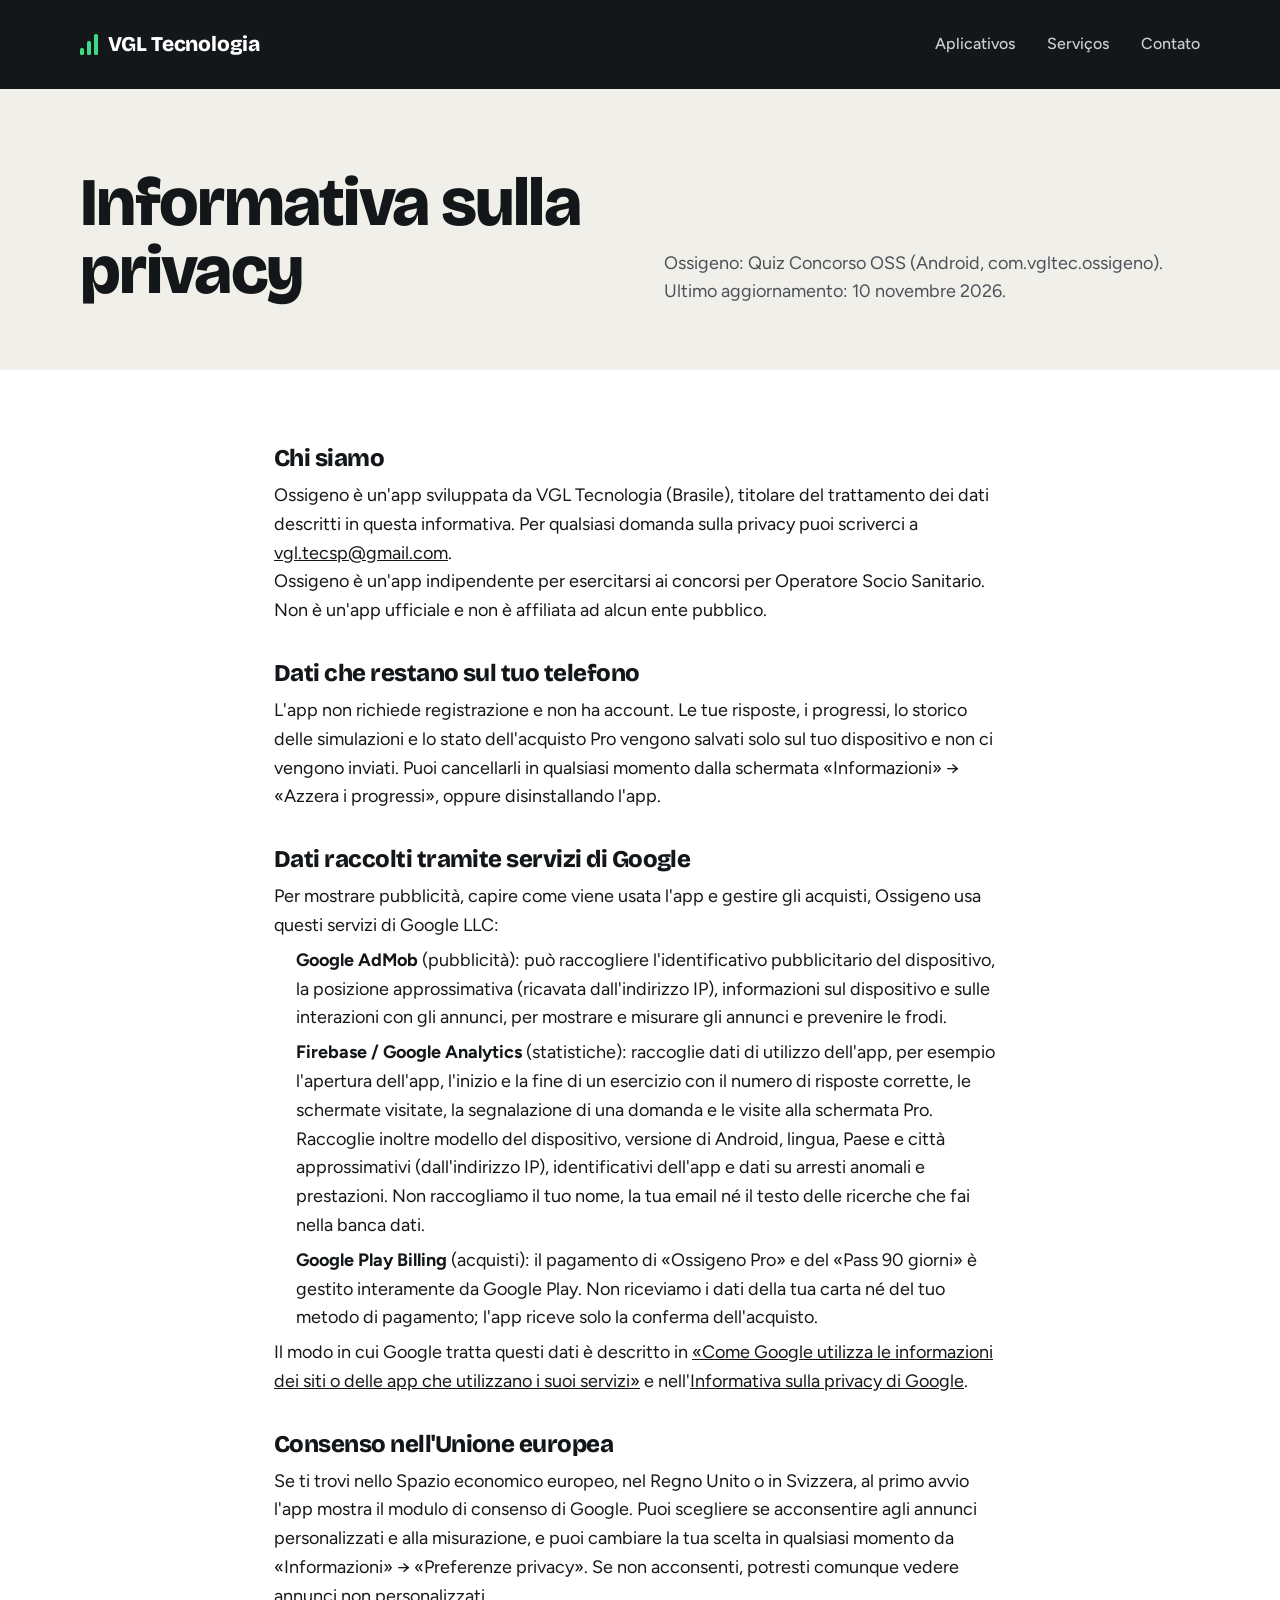
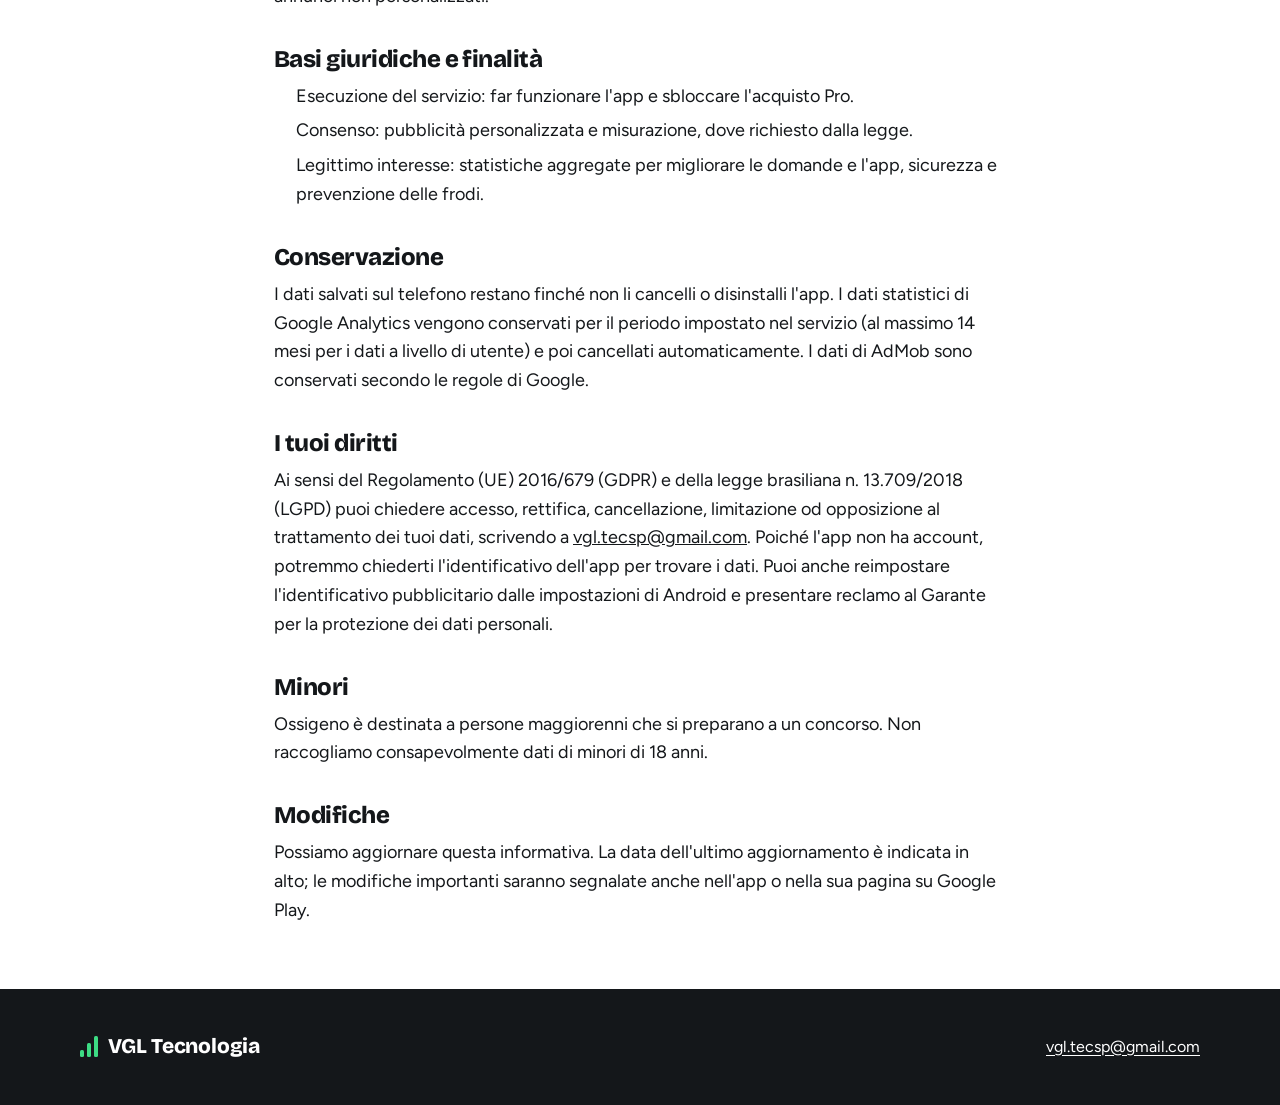
<file: ossigeno-privacy.html>
<!doctype html>
<html lang="it">
<head>
<meta charset="utf-8">
<meta name="viewport" content="width=device-width, initial-scale=1">
<title>Informativa sulla privacy – Ossigeno | VGL Tecnologia</title>
<meta name="description" content="Informativa sulla privacy dell'app Ossigeno: Quiz Concorso OSS.">
<link rel="canonical" href="https://vgltec.com.br/ossigeno-privacy">
<link rel="icon" href="data:image/svg+xml,%3Csvg xmlns='http://www.w3.org/2000/svg' viewBox='0 0 32 32'%3E%3Crect width='32' height='32' rx='7' fill='%2314171A'/%3E%3Crect x='7' y='19' width='4' height='6' rx='1' fill='%233DDC84'/%3E%3Crect x='14' y='13' width='4' height='12' rx='1' fill='%233DDC84'/%3E%3Crect x='21' y='7' width='4' height='18' rx='1' fill='%233DDC84'/%3E%3C/svg%3E">
<link rel="preconnect" href="https://fonts.googleapis.com">
<link rel="preconnect" href="https://fonts.gstatic.com" crossorigin>
<link href="https://fonts.googleapis.com/css2?family=Bricolage+Grotesque:opsz,wght@12..96,500;12..96,700;12..96,800&family=Figtree:wght@400;500;600;700&display=swap" rel="stylesheet">
<link rel="stylesheet" href="estilo.css">
<style>
  .informativa { padding-top: 40px; padding-bottom: 64px; max-width: 46em; }
  .informativa h2 { font-size: 24px; margin: 36px 0 10px; }
  .informativa p, .informativa li { line-height: 1.6; }
  .informativa ul { padding-left: 1.2em; }
  .informativa li { margin: 6px 0; }
</style>
</head>
<body>

<header class="topo">
  <div class="miolo">
    <a class="marca" href="./" aria-label="VGL Tecnologia, início">
      <span class="barras" aria-hidden="true"><i></i><i></i><i></i></span>
      VGL Tecnologia
    </a>
    <nav aria-label="Principal">
      <a href="aplicativos.html">Aplicativos</a>
      <a href="./#servicos">Serviços</a>
      <a href="mailto:vgl.tecsp@gmail.com">Contato</a>
    </nav>
  </div>
</header>

<main>
  <div class="secao-titulo">
    <div class="miolo">
      <h1>Informativa sulla privacy</h1>
      <p>Ossigeno: Quiz Concorso OSS (Android, com.vgltec.ossigeno). Ultimo aggiornamento: 10 novembre 2026.</p>
    </div>
  </div>

  <div class="miolo informativa">

    <h2>Chi siamo</h2>
    <p>Ossigeno è un'app sviluppata da VGL Tecnologia (Brasile), titolare del trattamento dei dati descritti in questa informativa. Per qualsiasi domanda sulla privacy puoi scriverci a <a href="mailto:vgl.tecsp@gmail.com">vgl.tecsp@gmail.com</a>.</p>
    <p>Ossigeno è un'app indipendente per esercitarsi ai concorsi per Operatore Socio Sanitario. Non è un'app ufficiale e non è affiliata ad alcun ente pubblico.</p>

    <h2>Dati che restano sul tuo telefono</h2>
    <p>L'app non richiede registrazione e non ha account. Le tue risposte, i progressi, lo storico delle simulazioni e lo stato dell'acquisto Pro vengono salvati solo sul tuo dispositivo e non ci vengono inviati. Puoi cancellarli in qualsiasi momento dalla schermata «Informazioni» → «Azzera i progressi», oppure disinstallando l'app.</p>

    <h2>Dati raccolti tramite servizi di Google</h2>
    <p>Per mostrare pubblicità, capire come viene usata l'app e gestire gli acquisti, Ossigeno usa questi servizi di Google LLC:</p>
    <ul>
      <li><strong>Google AdMob</strong> (pubblicità): può raccogliere l'identificativo pubblicitario del dispositivo, la posizione approssimativa (ricavata dall'indirizzo IP), informazioni sul dispositivo e sulle interazioni con gli annunci, per mostrare e misurare gli annunci e prevenire le frodi.</li>
      <li><strong>Firebase / Google Analytics</strong> (statistiche): raccoglie dati di utilizzo dell'app, per esempio l'apertura dell'app, l'inizio e la fine di un esercizio con il numero di risposte corrette, le schermate visitate, la segnalazione di una domanda e le visite alla schermata Pro. Raccoglie inoltre modello del dispositivo, versione di Android, lingua, Paese e città approssimativi (dall'indirizzo IP), identificativi dell'app e dati su arresti anomali e prestazioni. Non raccogliamo il tuo nome, la tua email né il testo delle ricerche che fai nella banca dati.</li>
      <li><strong>Google Play Billing</strong> (acquisti): il pagamento di «Ossigeno Pro» e del «Pass 90 giorni» è gestito interamente da Google Play. Non riceviamo i dati della tua carta né del tuo metodo di pagamento; l'app riceve solo la conferma dell'acquisto.</li>
    </ul>
    <p>Il modo in cui Google tratta questi dati è descritto in <a href="https://policies.google.com/technologies/partner-sites?hl=it">«Come Google utilizza le informazioni dei siti o delle app che utilizzano i suoi servizi»</a> e nell'<a href="https://policies.google.com/privacy?hl=it">Informativa sulla privacy di Google</a>.</p>

    <h2>Consenso nell'Unione europea</h2>
    <p>Se ti trovi nello Spazio economico europeo, nel Regno Unito o in Svizzera, al primo avvio l'app mostra il modulo di consenso di Google. Puoi scegliere se acconsentire agli annunci personalizzati e alla misurazione, e puoi cambiare la tua scelta in qualsiasi momento da «Informazioni» → «Preferenze privacy». Se non acconsenti, potresti comunque vedere annunci non personalizzati.</p>

    <h2>Basi giuridiche e finalità</h2>
    <ul>
      <li>Esecuzione del servizio: far funzionare l'app e sbloccare l'acquisto Pro.</li>
      <li>Consenso: pubblicità personalizzata e misurazione, dove richiesto dalla legge.</li>
      <li>Legittimo interesse: statistiche aggregate per migliorare le domande e l'app, sicurezza e prevenzione delle frodi.</li>
    </ul>

    <h2>Conservazione</h2>
    <p>I dati salvati sul telefono restano finché non li cancelli o disinstalli l'app. I dati statistici di Google Analytics vengono conservati per il periodo impostato nel servizio (al massimo 14 mesi per i dati a livello di utente) e poi cancellati automaticamente. I dati di AdMob sono conservati secondo le regole di Google.</p>

    <h2>I tuoi diritti</h2>
    <p>Ai sensi del Regolamento (UE) 2016/679 (GDPR) e della legge brasiliana n. 13.709/2018 (LGPD) puoi chiedere accesso, rettifica, cancellazione, limitazione od opposizione al trattamento dei tuoi dati, scrivendo a <a href="mailto:vgl.tecsp@gmail.com">vgl.tecsp@gmail.com</a>. Poiché l'app non ha account, potremmo chiederti l'identificativo dell'app per trovare i dati. Puoi anche reimpostare l'identificativo pubblicitario dalle impostazioni di Android e presentare reclamo al Garante per la protezione dei dati personali.</p>

    <h2>Minori</h2>
    <p>Ossigeno è destinata a persone maggiorenni che si preparano a un concorso. Non raccogliamo consapevolmente dati di minori di 18 anni.</p>

    <h2>Modifiche</h2>
    <p>Possiamo aggiornare questa informativa. La data dell'ultimo aggiornamento è indicata in alto; le modifiche importanti saranno segnalate anche nell'app o nella sua pagina su Google Play.</p>

  </div>
</main>

<footer class="rodape">
  <div class="miolo">
    <a class="marca" href="./">
      <span class="barras" aria-hidden="true"><i></i><i></i><i></i></span>
      VGL Tecnologia
    </a>
    <a href="mailto:vgl.tecsp@gmail.com">vgl.tecsp@gmail.com</a>
  </div>
</footer>

</body>
</html>
</file>
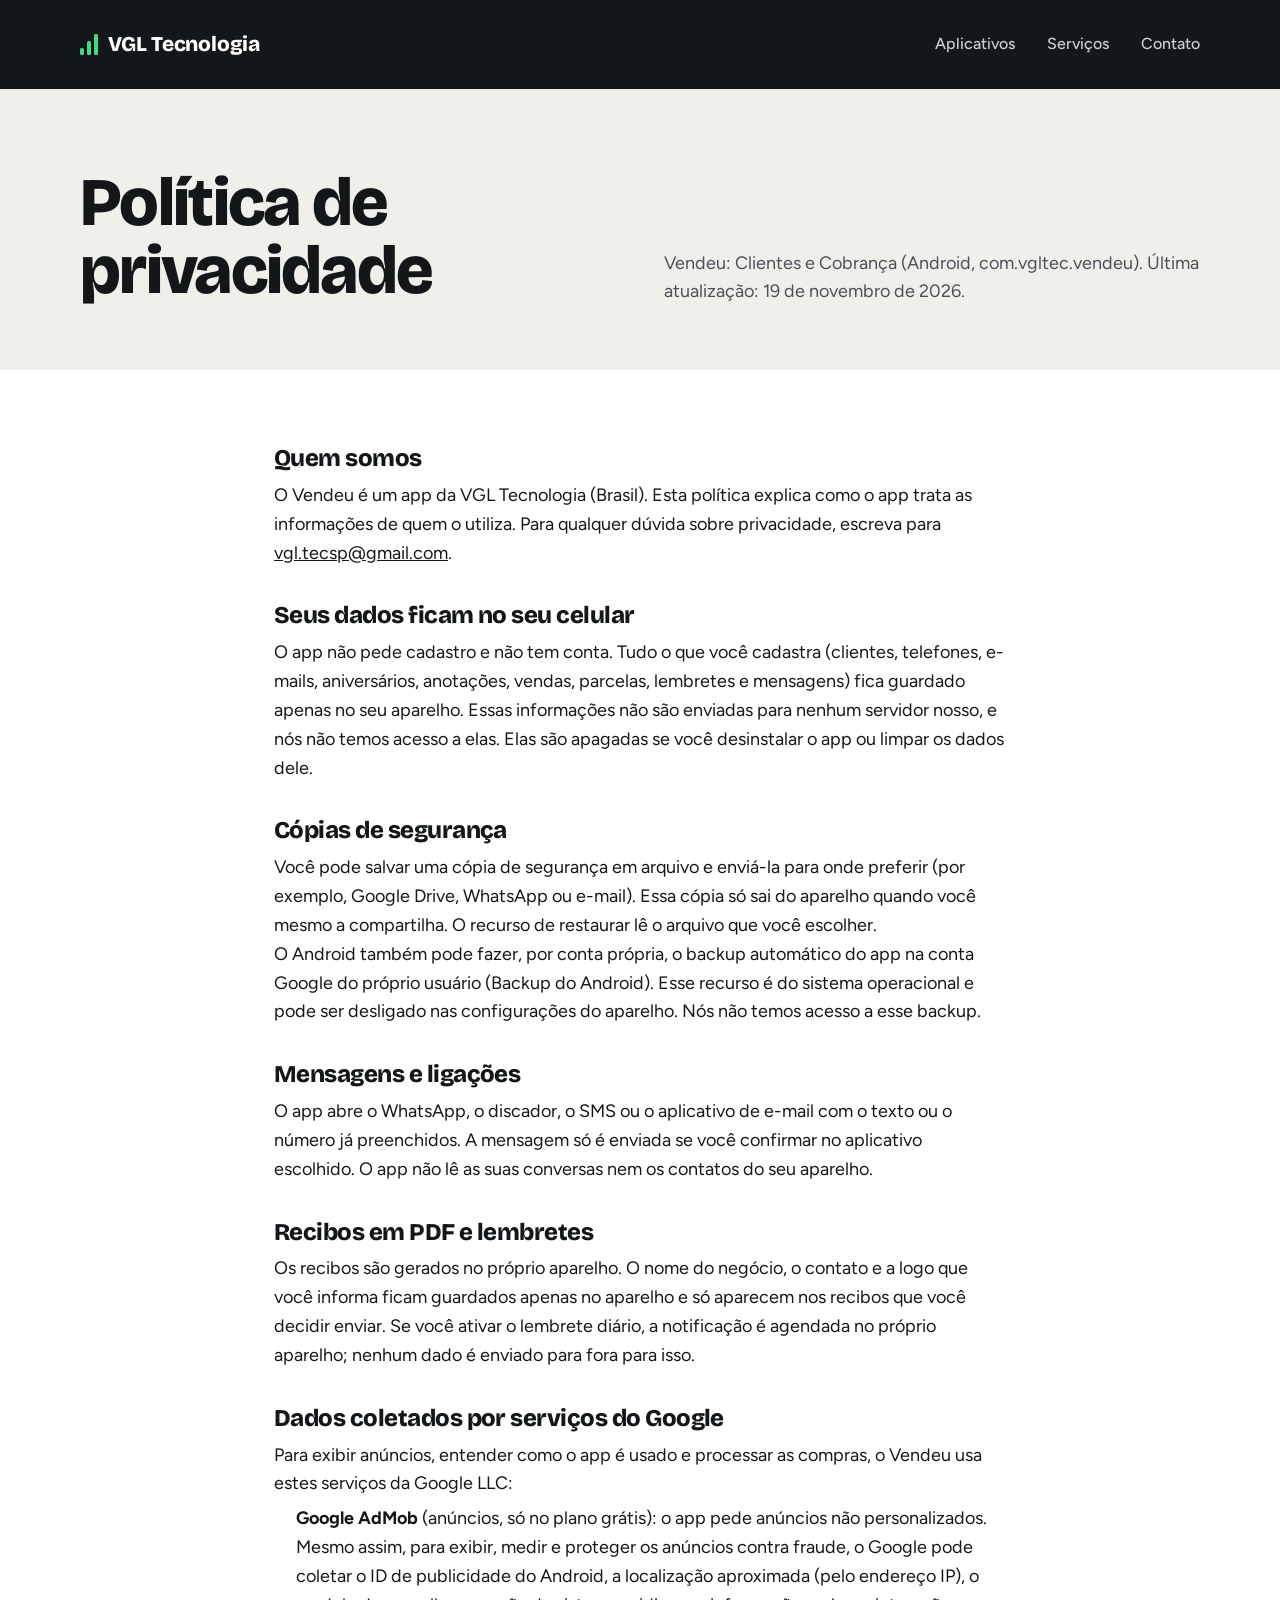
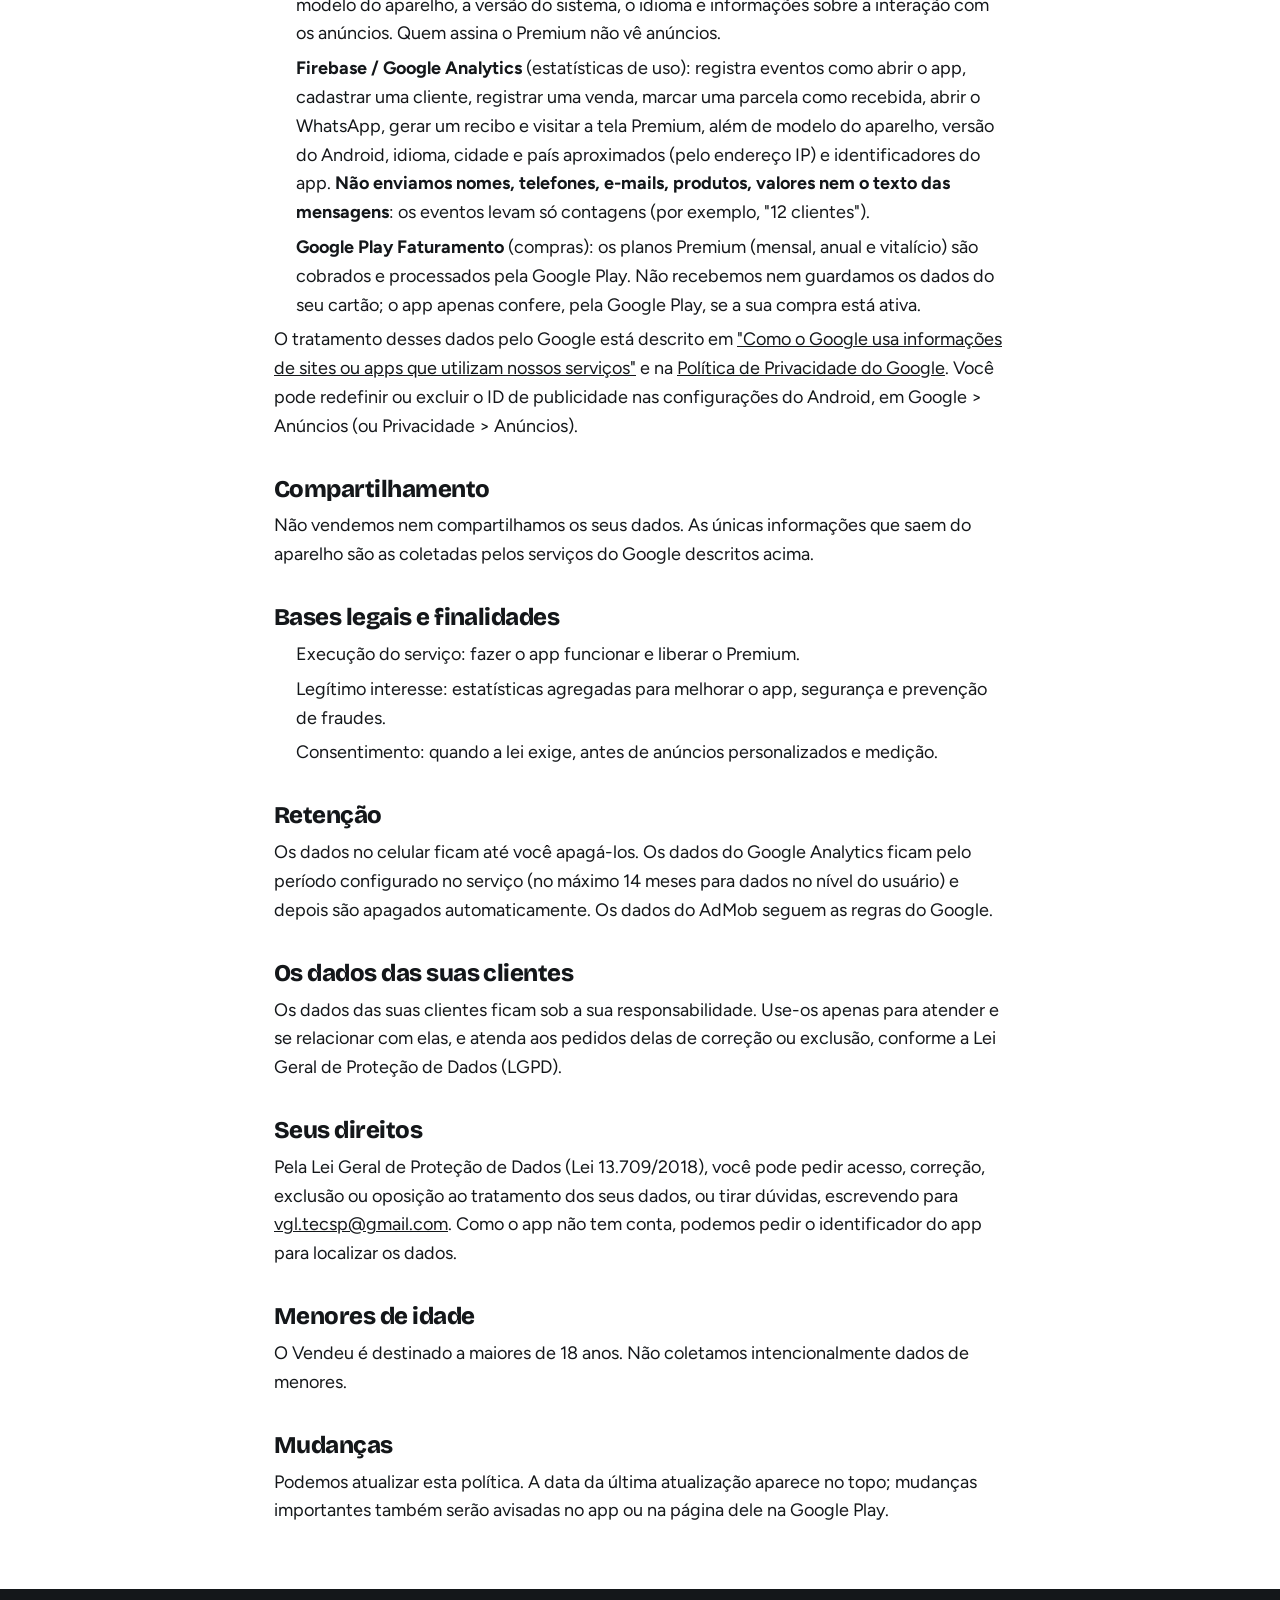
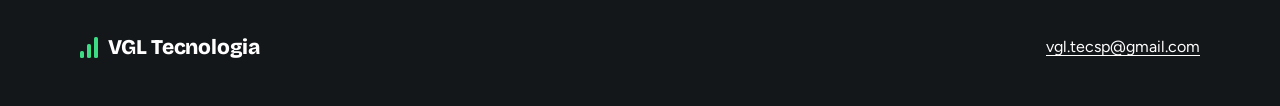
<file: vendeu-privacidade.html>
<!doctype html>
<html lang="pt-BR">
<head>
<meta charset="utf-8">
<meta name="viewport" content="width=device-width, initial-scale=1">
<title>Política de privacidade – Vendeu | VGL Tecnologia</title>
<meta name="description" content="Política de privacidade do app Vendeu: Clientes e Cobrança.">
<link rel="canonical" href="https://vgltec.com.br/vendeu-privacidade">
<link rel="icon" href="data:image/svg+xml,%3Csvg xmlns='http://www.w3.org/2000/svg' viewBox='0 0 32 32'%3E%3Crect width='32' height='32' rx='7' fill='%2314171A'/%3E%3Crect x='7' y='19' width='4' height='6' rx='1' fill='%233DDC84'/%3E%3Crect x='14' y='13' width='4' height='12' rx='1' fill='%233DDC84'/%3E%3Crect x='21' y='7' width='4' height='18' rx='1' fill='%233DDC84'/%3E%3C/svg%3E">
<link rel="preconnect" href="https://fonts.googleapis.com">
<link rel="preconnect" href="https://fonts.gstatic.com" crossorigin>
<link href="https://fonts.googleapis.com/css2?family=Bricolage+Grotesque:opsz,wght@12..96,500;12..96,700;12..96,800&family=Figtree:wght@400;500;600;700&display=swap" rel="stylesheet">
<link rel="stylesheet" href="estilo.css">
<style>
  .informativa { padding-top: 40px; padding-bottom: 64px; max-width: 46em; }
  .informativa h2 { font-size: 24px; margin: 36px 0 10px; }
  .informativa p, .informativa li { line-height: 1.6; }
  .informativa ul { padding-left: 1.2em; }
  .informativa li { margin: 6px 0; }
</style>
</head>
<body>

<header class="topo">
  <div class="miolo">
    <a class="marca" href="./" aria-label="VGL Tecnologia, início">
      <span class="barras" aria-hidden="true"><i></i><i></i><i></i></span>
      VGL Tecnologia
    </a>
    <nav aria-label="Principal">
      <a href="aplicativos.html">Aplicativos</a>
      <a href="./#servicos">Serviços</a>
      <a href="mailto:vgl.tecsp@gmail.com">Contato</a>
    </nav>
  </div>
</header>

<main>
  <div class="secao-titulo">
    <div class="miolo">
      <h1>Política de privacidade</h1>
      <p>Vendeu: Clientes e Cobrança (Android, com.vgltec.vendeu). Última atualização: 19 de novembro de 2026.</p>
    </div>
  </div>

  <div class="miolo informativa">

    <h2>Quem somos</h2>
    <p>O Vendeu é um app da VGL Tecnologia (Brasil). Esta política explica como o app trata as informações de quem o utiliza. Para qualquer dúvida sobre privacidade, escreva para <a href="mailto:vgl.tecsp@gmail.com">vgl.tecsp@gmail.com</a>.</p>

    <h2>Seus dados ficam no seu celular</h2>
    <p>O app não pede cadastro e não tem conta. Tudo o que você cadastra (clientes, telefones, e-mails, aniversários, anotações, vendas, parcelas, lembretes e mensagens) fica guardado apenas no seu aparelho. Essas informações não são enviadas para nenhum servidor nosso, e nós não temos acesso a elas. Elas são apagadas se você desinstalar o app ou limpar os dados dele.</p>

    <h2>Cópias de segurança</h2>
    <p>Você pode salvar uma cópia de segurança em arquivo e enviá-la para onde preferir (por exemplo, Google Drive, WhatsApp ou e-mail). Essa cópia só sai do aparelho quando você mesmo a compartilha. O recurso de restaurar lê o arquivo que você escolher.</p>
    <p>O Android também pode fazer, por conta própria, o backup automático do app na conta Google do próprio usuário (Backup do Android). Esse recurso é do sistema operacional e pode ser desligado nas configurações do aparelho. Nós não temos acesso a esse backup.</p>

    <h2>Mensagens e ligações</h2>
    <p>O app abre o WhatsApp, o discador, o SMS ou o aplicativo de e-mail com o texto ou o número já preenchidos. A mensagem só é enviada se você confirmar no aplicativo escolhido. O app não lê as suas conversas nem os contatos do seu aparelho.</p>

    <h2>Recibos em PDF e lembretes</h2>
    <p>Os recibos são gerados no próprio aparelho. O nome do negócio, o contato e a logo que você informa ficam guardados apenas no aparelho e só aparecem nos recibos que você decidir enviar. Se você ativar o lembrete diário, a notificação é agendada no próprio aparelho; nenhum dado é enviado para fora para isso.</p>

    <h2>Dados coletados por serviços do Google</h2>
    <p>Para exibir anúncios, entender como o app é usado e processar as compras, o Vendeu usa estes serviços da Google LLC:</p>
    <ul>
      <li><strong>Google AdMob</strong> (anúncios, só no plano grátis): o app pede anúncios não personalizados. Mesmo assim, para exibir, medir e proteger os anúncios contra fraude, o Google pode coletar o ID de publicidade do Android, a localização aproximada (pelo endereço IP), o modelo do aparelho, a versão do sistema, o idioma e informações sobre a interação com os anúncios. Quem assina o Premium não vê anúncios.</li>
      <li><strong>Firebase / Google Analytics</strong> (estatísticas de uso): registra eventos como abrir o app, cadastrar uma cliente, registrar uma venda, marcar uma parcela como recebida, abrir o WhatsApp, gerar um recibo e visitar a tela Premium, além de modelo do aparelho, versão do Android, idioma, cidade e país aproximados (pelo endereço IP) e identificadores do app. <strong>Não enviamos nomes, telefones, e-mails, produtos, valores nem o texto das mensagens</strong>: os eventos levam só contagens (por exemplo, "12 clientes").</li>
      <li><strong>Google Play Faturamento</strong> (compras): os planos Premium (mensal, anual e vitalício) são cobrados e processados pela Google Play. Não recebemos nem guardamos os dados do seu cartão; o app apenas confere, pela Google Play, se a sua compra está ativa.</li>
    </ul>
    <p>O tratamento desses dados pelo Google está descrito em <a href="https://policies.google.com/technologies/partner-sites?hl=pt-BR">"Como o Google usa informações de sites ou apps que utilizam nossos serviços"</a> e na <a href="https://policies.google.com/privacy?hl=pt-BR">Política de Privacidade do Google</a>. Você pode redefinir ou excluir o ID de publicidade nas configurações do Android, em Google &gt; Anúncios (ou Privacidade &gt; Anúncios).</p>

    <h2>Compartilhamento</h2>
    <p>Não vendemos nem compartilhamos os seus dados. As únicas informações que saem do aparelho são as coletadas pelos serviços do Google descritos acima.</p>

    <h2>Bases legais e finalidades</h2>
    <ul>
      <li>Execução do serviço: fazer o app funcionar e liberar o Premium.</li>
      <li>Legítimo interesse: estatísticas agregadas para melhorar o app, segurança e prevenção de fraudes.</li>
      <li>Consentimento: quando a lei exige, antes de anúncios personalizados e medição.</li>
    </ul>

    <h2>Retenção</h2>
    <p>Os dados no celular ficam até você apagá-los. Os dados do Google Analytics ficam pelo período configurado no serviço (no máximo 14 meses para dados no nível do usuário) e depois são apagados automaticamente. Os dados do AdMob seguem as regras do Google.</p>

    <h2>Os dados das suas clientes</h2>
    <p>Os dados das suas clientes ficam sob a sua responsabilidade. Use-os apenas para atender e se relacionar com elas, e atenda aos pedidos delas de correção ou exclusão, conforme a Lei Geral de Proteção de Dados (LGPD).</p>

    <h2>Seus direitos</h2>
    <p>Pela Lei Geral de Proteção de Dados (Lei 13.709/2018), você pode pedir acesso, correção, exclusão ou oposição ao tratamento dos seus dados, ou tirar dúvidas, escrevendo para <a href="mailto:vgl.tecsp@gmail.com">vgl.tecsp@gmail.com</a>. Como o app não tem conta, podemos pedir o identificador do app para localizar os dados.</p>

    <h2>Menores de idade</h2>
    <p>O Vendeu é destinado a maiores de 18 anos. Não coletamos intencionalmente dados de menores.</p>

    <h2>Mudanças</h2>
    <p>Podemos atualizar esta política. A data da última atualização aparece no topo; mudanças importantes também serão avisadas no app ou na página dele na Google Play.</p>

  </div>
</main>

<footer class="rodape">
  <div class="miolo">
    <a class="marca" href="./">
      <span class="barras" aria-hidden="true"><i></i><i></i><i></i></span>
      VGL Tecnologia
    </a>
    <a href="mailto:vgl.tecsp@gmail.com">vgl.tecsp@gmail.com</a>
  </div>
</footer>

</body>
</html>
</file>
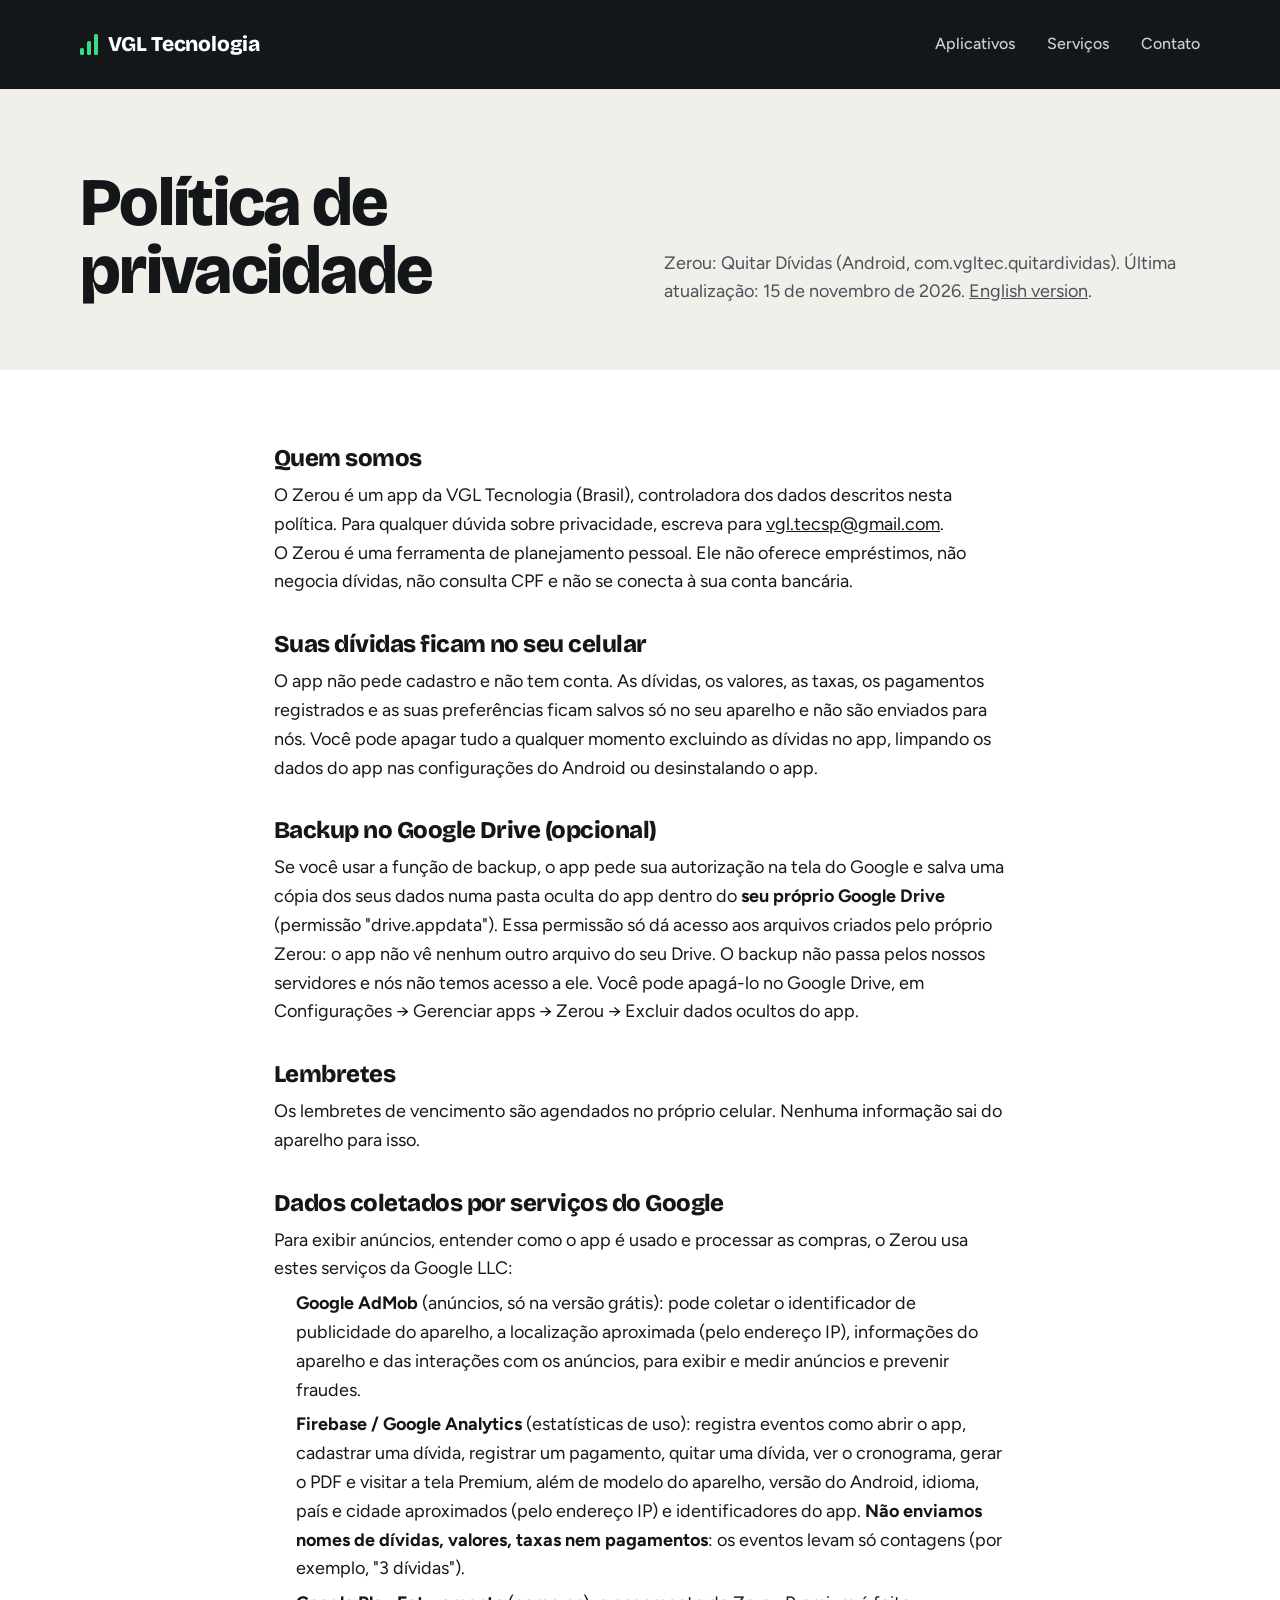
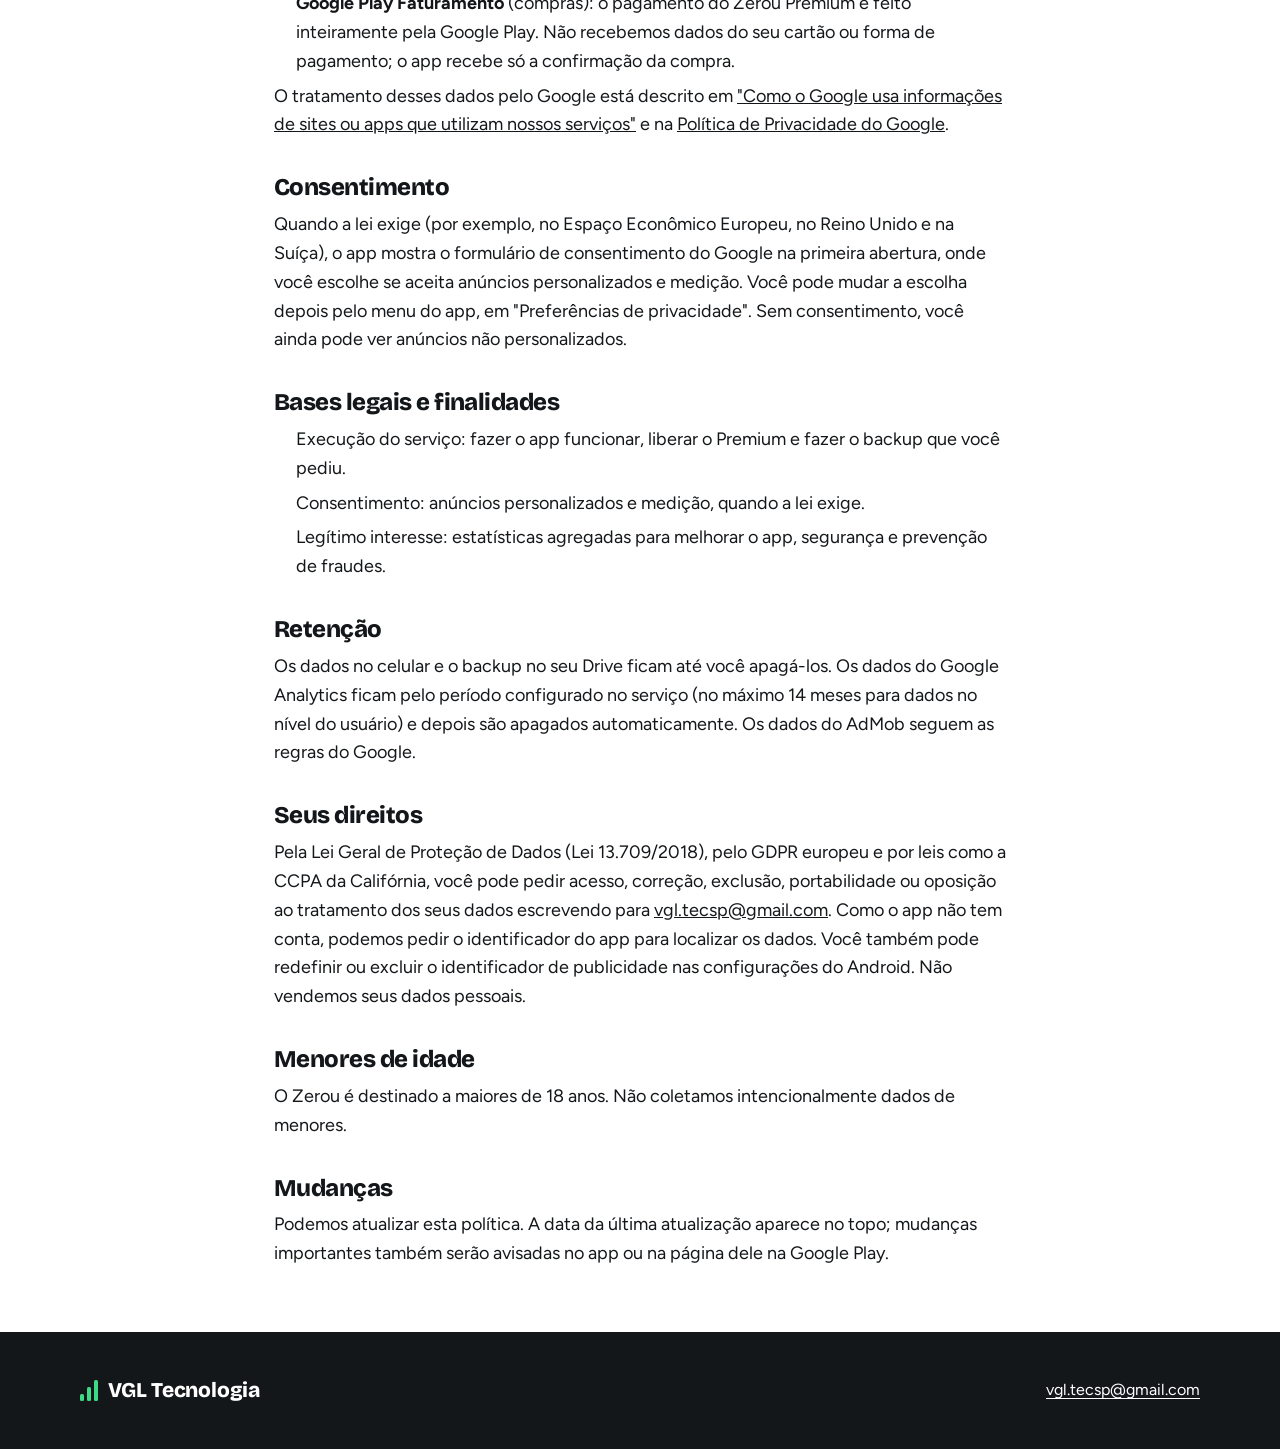
<file: zerou-privacidade.html>
<!doctype html>
<html lang="pt-BR">
<head>
<meta charset="utf-8">
<meta name="viewport" content="width=device-width, initial-scale=1">
<title>Política de privacidade – Zerou | VGL Tecnologia</title>
<meta name="description" content="Política de privacidade do app Zerou: Quitar Dívidas.">
<link rel="canonical" href="https://vgltec.com.br/zerou-privacidade">
<link rel="alternate" hreflang="en" href="https://vgltec.com.br/zerou-privacy">
<link rel="icon" href="data:image/svg+xml,%3Csvg xmlns='http://www.w3.org/2000/svg' viewBox='0 0 32 32'%3E%3Crect width='32' height='32' rx='7' fill='%2314171A'/%3E%3Crect x='7' y='19' width='4' height='6' rx='1' fill='%233DDC84'/%3E%3Crect x='14' y='13' width='4' height='12' rx='1' fill='%233DDC84'/%3E%3Crect x='21' y='7' width='4' height='18' rx='1' fill='%233DDC84'/%3E%3C/svg%3E">
<link rel="preconnect" href="https://fonts.googleapis.com">
<link rel="preconnect" href="https://fonts.gstatic.com" crossorigin>
<link href="https://fonts.googleapis.com/css2?family=Bricolage+Grotesque:opsz,wght@12..96,500;12..96,700;12..96,800&family=Figtree:wght@400;500;600;700&display=swap" rel="stylesheet">
<link rel="stylesheet" href="estilo.css">
<style>
  .informativa { padding-top: 40px; padding-bottom: 64px; max-width: 46em; }
  .informativa h2 { font-size: 24px; margin: 36px 0 10px; }
  .informativa p, .informativa li { line-height: 1.6; }
  .informativa ul { padding-left: 1.2em; }
  .informativa li { margin: 6px 0; }
</style>
</head>
<body>

<header class="topo">
  <div class="miolo">
    <a class="marca" href="./" aria-label="VGL Tecnologia, início">
      <span class="barras" aria-hidden="true"><i></i><i></i><i></i></span>
      VGL Tecnologia
    </a>
    <nav aria-label="Principal">
      <a href="aplicativos.html">Aplicativos</a>
      <a href="./#servicos">Serviços</a>
      <a href="mailto:vgl.tecsp@gmail.com">Contato</a>
    </nav>
  </div>
</header>

<main>
  <div class="secao-titulo">
    <div class="miolo">
      <h1>Política de privacidade</h1>
      <p>Zerou: Quitar Dívidas (Android, com.vgltec.quitardividas). Última atualização: 15 de novembro de 2026. <a href="zerou-privacy">English version</a>.</p>
    </div>
  </div>

  <div class="miolo informativa">

    <h2>Quem somos</h2>
    <p>O Zerou é um app da VGL Tecnologia (Brasil), controladora dos dados descritos nesta política. Para qualquer dúvida sobre privacidade, escreva para <a href="mailto:vgl.tecsp@gmail.com">vgl.tecsp@gmail.com</a>.</p>
    <p>O Zerou é uma ferramenta de planejamento pessoal. Ele não oferece empréstimos, não negocia dívidas, não consulta CPF e não se conecta à sua conta bancária.</p>

    <h2>Suas dívidas ficam no seu celular</h2>
    <p>O app não pede cadastro e não tem conta. As dívidas, os valores, as taxas, os pagamentos registrados e as suas preferências ficam salvos só no seu aparelho e não são enviados para nós. Você pode apagar tudo a qualquer momento excluindo as dívidas no app, limpando os dados do app nas configurações do Android ou desinstalando o app.</p>

    <h2>Backup no Google Drive (opcional)</h2>
    <p>Se você usar a função de backup, o app pede sua autorização na tela do Google e salva uma cópia dos seus dados numa pasta oculta do app dentro do <strong>seu próprio Google Drive</strong> (permissão "drive.appdata"). Essa permissão só dá acesso aos arquivos criados pelo próprio Zerou: o app não vê nenhum outro arquivo do seu Drive. O backup não passa pelos nossos servidores e nós não temos acesso a ele. Você pode apagá-lo no Google Drive, em Configurações → Gerenciar apps → Zerou → Excluir dados ocultos do app.</p>

    <h2>Lembretes</h2>
    <p>Os lembretes de vencimento são agendados no próprio celular. Nenhuma informação sai do aparelho para isso.</p>

    <h2>Dados coletados por serviços do Google</h2>
    <p>Para exibir anúncios, entender como o app é usado e processar as compras, o Zerou usa estes serviços da Google LLC:</p>
    <ul>
      <li><strong>Google AdMob</strong> (anúncios, só na versão grátis): pode coletar o identificador de publicidade do aparelho, a localização aproximada (pelo endereço IP), informações do aparelho e das interações com os anúncios, para exibir e medir anúncios e prevenir fraudes.</li>
      <li><strong>Firebase / Google Analytics</strong> (estatísticas de uso): registra eventos como abrir o app, cadastrar uma dívida, registrar um pagamento, quitar uma dívida, ver o cronograma, gerar o PDF e visitar a tela Premium, além de modelo do aparelho, versão do Android, idioma, país e cidade aproximados (pelo endereço IP) e identificadores do app. <strong>Não enviamos nomes de dívidas, valores, taxas nem pagamentos</strong>: os eventos levam só contagens (por exemplo, "3 dívidas").</li>
      <li><strong>Google Play Faturamento</strong> (compras): o pagamento do Zerou Premium é feito inteiramente pela Google Play. Não recebemos dados do seu cartão ou forma de pagamento; o app recebe só a confirmação da compra.</li>
    </ul>
    <p>O tratamento desses dados pelo Google está descrito em <a href="https://policies.google.com/technologies/partner-sites?hl=pt-BR">"Como o Google usa informações de sites ou apps que utilizam nossos serviços"</a> e na <a href="https://policies.google.com/privacy?hl=pt-BR">Política de Privacidade do Google</a>.</p>

    <h2>Consentimento</h2>
    <p>Quando a lei exige (por exemplo, no Espaço Econômico Europeu, no Reino Unido e na Suíça), o app mostra o formulário de consentimento do Google na primeira abertura, onde você escolhe se aceita anúncios personalizados e medição. Você pode mudar a escolha depois pelo menu do app, em "Preferências de privacidade". Sem consentimento, você ainda pode ver anúncios não personalizados.</p>

    <h2>Bases legais e finalidades</h2>
    <ul>
      <li>Execução do serviço: fazer o app funcionar, liberar o Premium e fazer o backup que você pediu.</li>
      <li>Consentimento: anúncios personalizados e medição, quando a lei exige.</li>
      <li>Legítimo interesse: estatísticas agregadas para melhorar o app, segurança e prevenção de fraudes.</li>
    </ul>

    <h2>Retenção</h2>
    <p>Os dados no celular e o backup no seu Drive ficam até você apagá-los. Os dados do Google Analytics ficam pelo período configurado no serviço (no máximo 14 meses para dados no nível do usuário) e depois são apagados automaticamente. Os dados do AdMob seguem as regras do Google.</p>

    <h2>Seus direitos</h2>
    <p>Pela Lei Geral de Proteção de Dados (Lei 13.709/2018), pelo GDPR europeu e por leis como a CCPA da Califórnia, você pode pedir acesso, correção, exclusão, portabilidade ou oposição ao tratamento dos seus dados escrevendo para <a href="mailto:vgl.tecsp@gmail.com">vgl.tecsp@gmail.com</a>. Como o app não tem conta, podemos pedir o identificador do app para localizar os dados. Você também pode redefinir ou excluir o identificador de publicidade nas configurações do Android. Não vendemos seus dados pessoais.</p>

    <h2>Menores de idade</h2>
    <p>O Zerou é destinado a maiores de 18 anos. Não coletamos intencionalmente dados de menores.</p>

    <h2>Mudanças</h2>
    <p>Podemos atualizar esta política. A data da última atualização aparece no topo; mudanças importantes também serão avisadas no app ou na página dele na Google Play.</p>

  </div>
</main>

<footer class="rodape">
  <div class="miolo">
    <a class="marca" href="./">
      <span class="barras" aria-hidden="true"><i></i><i></i><i></i></span>
      VGL Tecnologia
    </a>
    <a href="mailto:vgl.tecsp@gmail.com">vgl.tecsp@gmail.com</a>
  </div>
</footer>

</body>
</html>
</file>
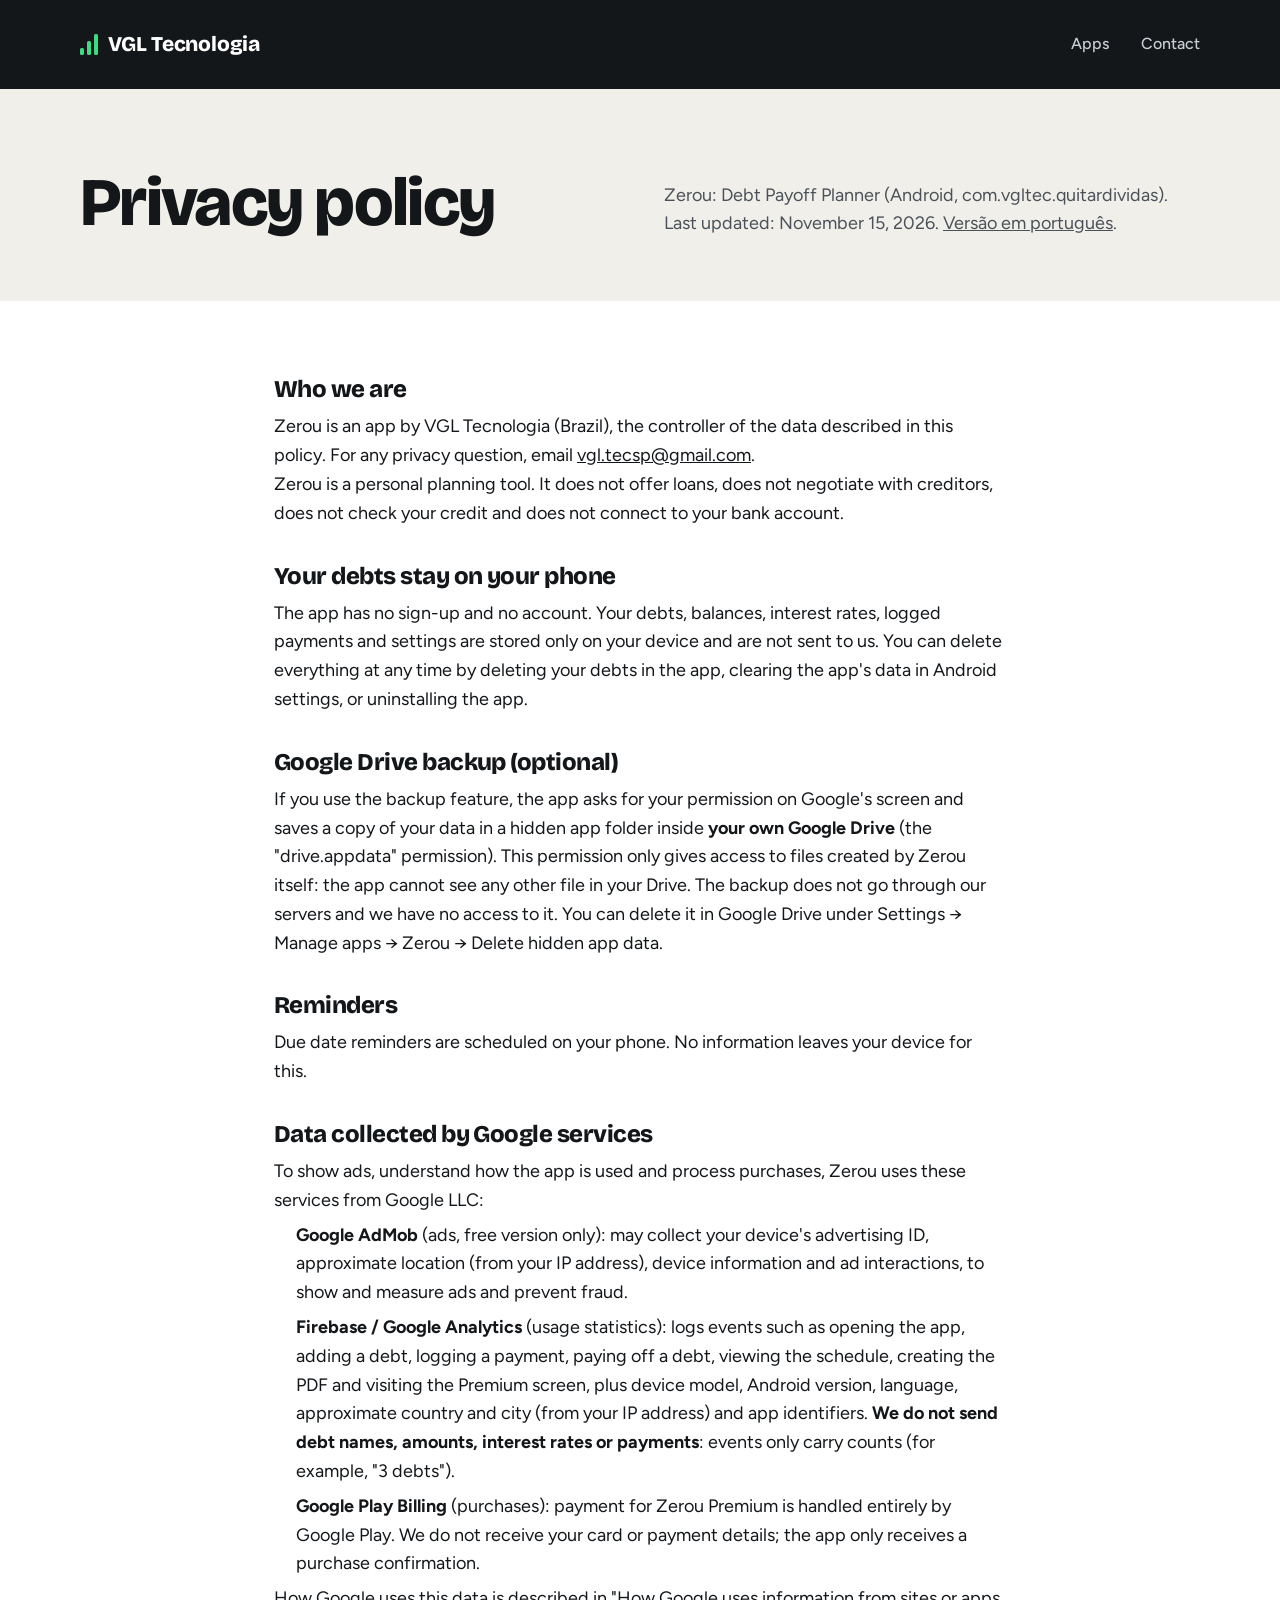
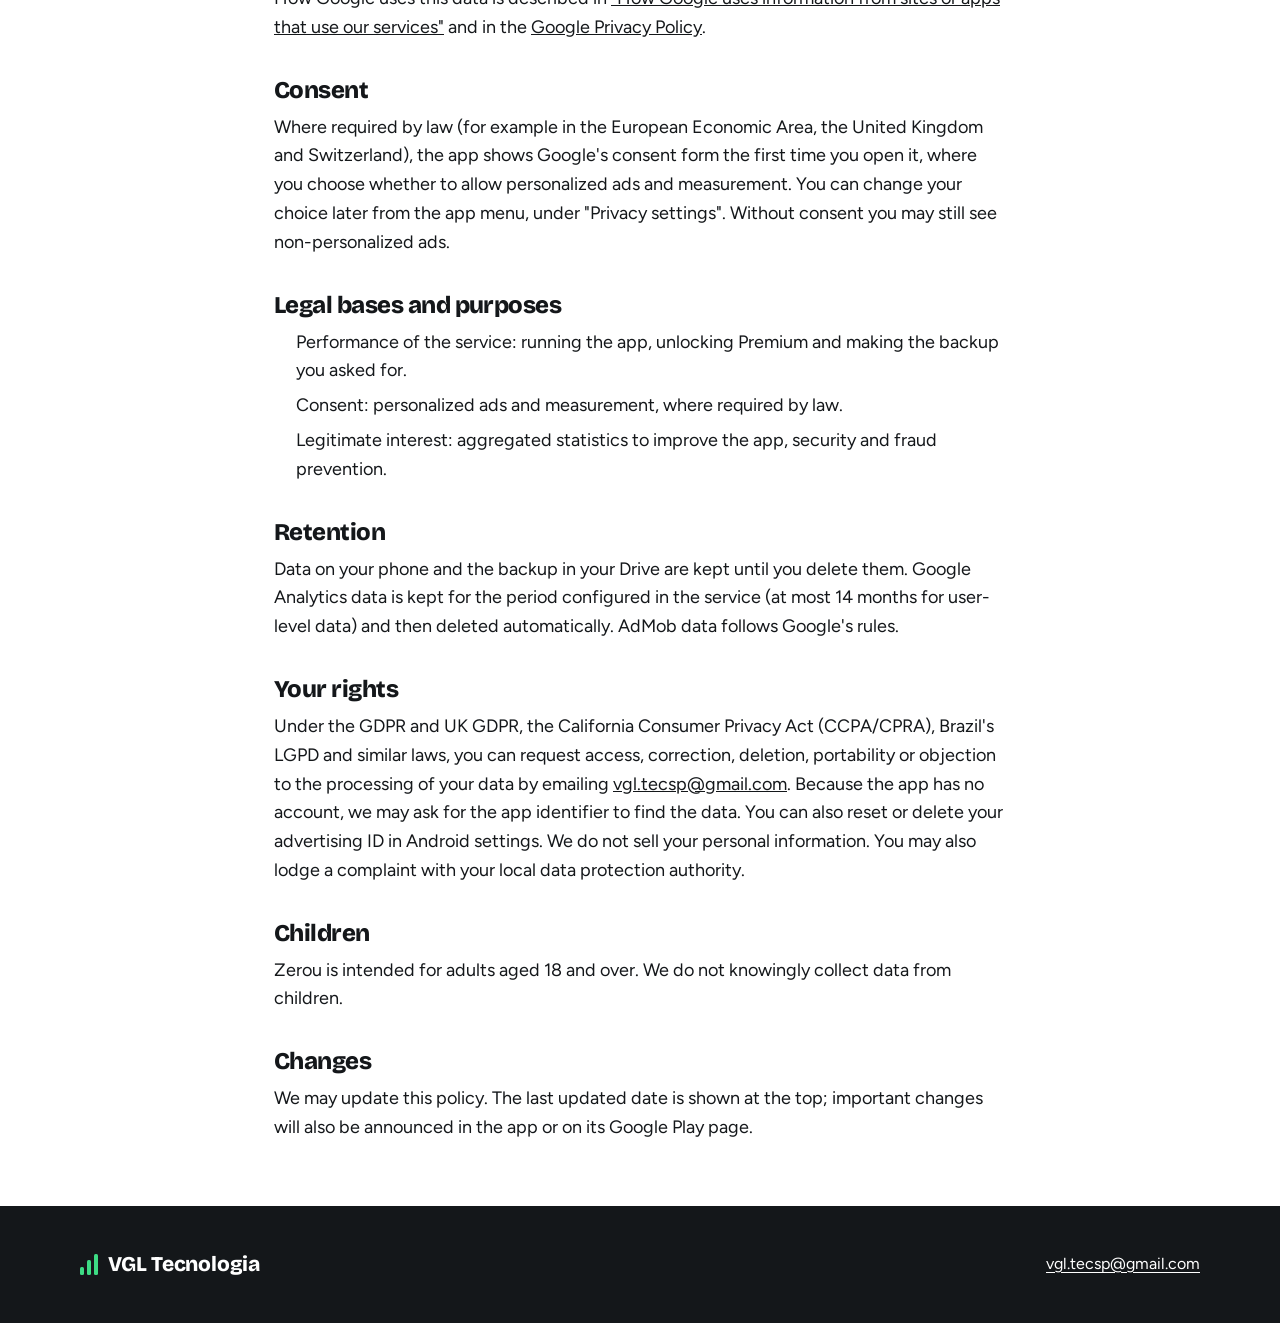
<file: zerou-privacy.html>
<!doctype html>
<html lang="en">
<head>
<meta charset="utf-8">
<meta name="viewport" content="width=device-width, initial-scale=1">
<title>Privacy policy – Zerou | VGL Tecnologia</title>
<meta name="description" content="Privacy policy for the Zerou: Debt Payoff Planner app.">
<link rel="canonical" href="https://vgltec.com.br/zerou-privacy">
<link rel="alternate" hreflang="pt-BR" href="https://vgltec.com.br/zerou-privacidade">
<link rel="icon" href="data:image/svg+xml,%3Csvg xmlns='http://www.w3.org/2000/svg' viewBox='0 0 32 32'%3E%3Crect width='32' height='32' rx='7' fill='%2314171A'/%3E%3Crect x='7' y='19' width='4' height='6' rx='1' fill='%233DDC84'/%3E%3Crect x='14' y='13' width='4' height='12' rx='1' fill='%233DDC84'/%3E%3Crect x='21' y='7' width='4' height='18' rx='1' fill='%233DDC84'/%3E%3C/svg%3E">
<link rel="preconnect" href="https://fonts.googleapis.com">
<link rel="preconnect" href="https://fonts.gstatic.com" crossorigin>
<link href="https://fonts.googleapis.com/css2?family=Bricolage+Grotesque:opsz,wght@12..96,500;12..96,700;12..96,800&family=Figtree:wght@400;500;600;700&display=swap" rel="stylesheet">
<link rel="stylesheet" href="estilo.css">
<style>
  .informativa { padding-top: 40px; padding-bottom: 64px; max-width: 46em; }
  .informativa h2 { font-size: 24px; margin: 36px 0 10px; }
  .informativa p, .informativa li { line-height: 1.6; }
  .informativa ul { padding-left: 1.2em; }
  .informativa li { margin: 6px 0; }
</style>
</head>
<body>

<header class="topo">
  <div class="miolo">
    <a class="marca" href="./" aria-label="VGL Tecnologia, home">
      <span class="barras" aria-hidden="true"><i></i><i></i><i></i></span>
      VGL Tecnologia
    </a>
    <nav aria-label="Main">
      <a href="aplicativos.html">Apps</a>
      <a href="mailto:vgl.tecsp@gmail.com">Contact</a>
    </nav>
  </div>
</header>

<main>
  <div class="secao-titulo">
    <div class="miolo">
      <h1>Privacy policy</h1>
      <p>Zerou: Debt Payoff Planner (Android, com.vgltec.quitardividas). Last updated: November 15, 2026. <a href="zerou-privacidade">Versão em português</a>.</p>
    </div>
  </div>

  <div class="miolo informativa">

    <h2>Who we are</h2>
    <p>Zerou is an app by VGL Tecnologia (Brazil), the controller of the data described in this policy. For any privacy question, email <a href="mailto:vgl.tecsp@gmail.com">vgl.tecsp@gmail.com</a>.</p>
    <p>Zerou is a personal planning tool. It does not offer loans, does not negotiate with creditors, does not check your credit and does not connect to your bank account.</p>

    <h2>Your debts stay on your phone</h2>
    <p>The app has no sign-up and no account. Your debts, balances, interest rates, logged payments and settings are stored only on your device and are not sent to us. You can delete everything at any time by deleting your debts in the app, clearing the app's data in Android settings, or uninstalling the app.</p>

    <h2>Google Drive backup (optional)</h2>
    <p>If you use the backup feature, the app asks for your permission on Google's screen and saves a copy of your data in a hidden app folder inside <strong>your own Google Drive</strong> (the "drive.appdata" permission). This permission only gives access to files created by Zerou itself: the app cannot see any other file in your Drive. The backup does not go through our servers and we have no access to it. You can delete it in Google Drive under Settings → Manage apps → Zerou → Delete hidden app data.</p>

    <h2>Reminders</h2>
    <p>Due date reminders are scheduled on your phone. No information leaves your device for this.</p>

    <h2>Data collected by Google services</h2>
    <p>To show ads, understand how the app is used and process purchases, Zerou uses these services from Google LLC:</p>
    <ul>
      <li><strong>Google AdMob</strong> (ads, free version only): may collect your device's advertising ID, approximate location (from your IP address), device information and ad interactions, to show and measure ads and prevent fraud.</li>
      <li><strong>Firebase / Google Analytics</strong> (usage statistics): logs events such as opening the app, adding a debt, logging a payment, paying off a debt, viewing the schedule, creating the PDF and visiting the Premium screen, plus device model, Android version, language, approximate country and city (from your IP address) and app identifiers. <strong>We do not send debt names, amounts, interest rates or payments</strong>: events only carry counts (for example, "3 debts").</li>
      <li><strong>Google Play Billing</strong> (purchases): payment for Zerou Premium is handled entirely by Google Play. We do not receive your card or payment details; the app only receives a purchase confirmation.</li>
    </ul>
    <p>How Google uses this data is described in <a href="https://policies.google.com/technologies/partner-sites">"How Google uses information from sites or apps that use our services"</a> and in the <a href="https://policies.google.com/privacy">Google Privacy Policy</a>.</p>

    <h2>Consent</h2>
    <p>Where required by law (for example in the European Economic Area, the United Kingdom and Switzerland), the app shows Google's consent form the first time you open it, where you choose whether to allow personalized ads and measurement. You can change your choice later from the app menu, under "Privacy settings". Without consent you may still see non-personalized ads.</p>

    <h2>Legal bases and purposes</h2>
    <ul>
      <li>Performance of the service: running the app, unlocking Premium and making the backup you asked for.</li>
      <li>Consent: personalized ads and measurement, where required by law.</li>
      <li>Legitimate interest: aggregated statistics to improve the app, security and fraud prevention.</li>
    </ul>

    <h2>Retention</h2>
    <p>Data on your phone and the backup in your Drive are kept until you delete them. Google Analytics data is kept for the period configured in the service (at most 14 months for user-level data) and then deleted automatically. AdMob data follows Google's rules.</p>

    <h2>Your rights</h2>
    <p>Under the GDPR and UK GDPR, the California Consumer Privacy Act (CCPA/CPRA), Brazil's LGPD and similar laws, you can request access, correction, deletion, portability or objection to the processing of your data by emailing <a href="mailto:vgl.tecsp@gmail.com">vgl.tecsp@gmail.com</a>. Because the app has no account, we may ask for the app identifier to find the data. You can also reset or delete your advertising ID in Android settings. We do not sell your personal information. You may also lodge a complaint with your local data protection authority.</p>

    <h2>Children</h2>
    <p>Zerou is intended for adults aged 18 and over. We do not knowingly collect data from children.</p>

    <h2>Changes</h2>
    <p>We may update this policy. The last updated date is shown at the top; important changes will also be announced in the app or on its Google Play page.</p>

  </div>
</main>

<footer class="rodape">
  <div class="miolo">
    <a class="marca" href="./">
      <span class="barras" aria-hidden="true"><i></i><i></i><i></i></span>
      VGL Tecnologia
    </a>
    <a href="mailto:vgl.tecsp@gmail.com">vgl.tecsp@gmail.com</a>
  </div>
</footer>

</body>
</html>
</file>
<file: estilo.css>
:root {
  --tinta: #14171A;
  --tinta-2: #4A5159;
  --papel: #FFFFFF;
  --areia: #F1EFE9;
  --linha: #DEDAD0;
  --sinal: #3DDC84;
  --titulo: "Bricolage Grotesque", "Trebuchet MS", system-ui, sans-serif;
  --texto: "Figtree", system-ui, -apple-system, "Segoe UI", Roboto, sans-serif;
  --largura: 1120px;
  --margem: clamp(16px, 5vw, 48px);
}

* { box-sizing: border-box; }
html { scroll-behavior: smooth; -webkit-text-size-adjust: 100%; }
body { margin: 0; background: var(--papel); color: var(--tinta); font: 400 18px/1.55 var(--texto); }
img { display: block; max-width: 100%; height: auto; }
a { color: inherit; }
h1, h2, h3, p, ul { margin: 0; }
ul { padding: 0; list-style: none; }
:focus-visible { outline: 3px solid var(--sinal); outline-offset: 3px; border-radius: 4px; }

.miolo { width: 100%; max-width: calc(var(--largura) + 2 * var(--margem)); margin: 0 auto; padding: 0 var(--margem); }

/* Topo */
.topo { background: var(--tinta); color: #fff; }
.topo .miolo { display: flex; align-items: center; justify-content: space-between; gap: 16px; padding-top: 22px; padding-bottom: 22px; }
.marca { display: inline-flex; align-items: center; gap: 10px; font: 800 21px/1 var(--titulo); text-decoration: none; letter-spacing: -.01em; }
.barras { display: inline-flex; align-items: flex-end; gap: 3px; height: 1em; }
.barras i { display: block; width: .19em; background: var(--sinal); border-radius: 1.5px; }
.barras i:nth-child(1) { height: 35%; }
.barras i:nth-child(2) { height: 68%; }
.barras i:nth-child(3) { height: 100%; }
.topo nav { display: flex; gap: clamp(16px, 3vw, 32px); font-size: 16px; font-weight: 500; }
.topo nav a { display: inline-block; padding: 10px 0; text-decoration: none; color: #C9CED4; }
.topo nav a:hover { color: #fff; }

/* Abertura */
.abertura { background: var(--tinta); color: #fff; overflow: hidden; }
.abertura .miolo { display: grid; grid-template-columns: minmax(0, 1.08fr) minmax(0, .92fr); gap: 32px; align-items: center; padding-top: clamp(32px, 6vw, 72px); }
.abertura-texto { padding-bottom: clamp(48px, 7vw, 96px); }
h1 { font: 800 clamp(44px, 6.6vw, 80px)/1.01 var(--titulo); letter-spacing: -.025em; }
.sem-sinal { display: inline-flex; align-items: flex-end; gap: .07em; height: .68em; margin-left: .08em; }
.sem-sinal i { display: block; width: .13em; border-radius: 2px; box-shadow: inset 0 0 0 2px #59616B; }
.sem-sinal i:nth-child(1) { height: 28%; background: var(--sinal); box-shadow: none; }
.sem-sinal i:nth-child(2) { height: 52%; }
.sem-sinal i:nth-child(3) { height: 76%; }
.sem-sinal i:nth-child(4) { height: 100%; }
.abertura-texto > p { margin-top: 24px; max-width: 33em; font-size: clamp(18px, 1.7vw, 21px); color: #C9CED4; }
.acoes { display: flex; flex-wrap: wrap; gap: 12px; margin-top: 32px; }
.botao { display: inline-flex; align-items: center; justify-content: center; gap: 8px; min-height: 52px; padding: 12px 24px; border-radius: 10px; font-weight: 700; font-size: 17px; text-decoration: none; transition: transform .15s ease; }
.botao:hover { transform: translateY(-2px); }
.botao-sinal { background: var(--sinal); color: var(--tinta); }
.botao-linha { box-shadow: inset 0 0 0 2px #59616B; color: #fff; }

.aparelhos { position: relative; height: clamp(400px, 46vw, 540px); align-self: end; }
.aparelhos .celular { position: absolute; width: 43%; }
.aparelhos .celular:nth-child(1) { left: 0; top: 19%; z-index: 1; }
.aparelhos .celular:nth-child(2) { left: 28.5%; top: 3%; z-index: 3; width: 47%; }
.aparelhos .celular:nth-child(3) { right: 0; top: 24%; z-index: 2; }

.celular { padding: 2.2%; padding: 7px; background: #05070A; border-radius: 30px; box-shadow: 0 0 0 1px rgba(255,255,255,.14), 0 22px 46px rgba(0,0,0,.34); }
.celular img { width: 100%; aspect-ratio: 9 / 20; object-fit: cover; border-radius: 24px; background: #fff; }

/* Apps */
.app { color: #fff; overflow: hidden; }
.app .miolo { display: grid; grid-template-columns: minmax(0, 1fr) minmax(0, 1fr); gap: clamp(32px, 6vw, 88px); align-items: center; padding-top: clamp(56px, 8vw, 104px); padding-bottom: clamp(56px, 8vw, 104px); }
.app:nth-of-type(even) .app-texto { order: 2; }
.rebanho { background: #2B5A38; --destaque: #E9DDB8; }
.vendeu { background: #5B2A86; --destaque: #5CEB9F; }
.caca { background: linear-gradient(115deg, #6F2BBE 0%, #A52F93 100%); --destaque: #FFD15C; }
.fixa { background: #5B3BE8; --destaque: #FFC83D; }
.em-breve { display: inline-block; padding: 14px 22px; border-radius: 999px; border: 2px solid rgba(255,255,255,.5); font-weight: 700; font-size: 16px; }

.app-cabeca { display: flex; align-items: center; gap: 16px; }
.app-cabeca img { width: 68px; height: 68px; border-radius: 16px; box-shadow: 0 0 0 1px rgba(255,255,255,.22); }
.app-tipo { font-size: 15px; font-weight: 600; color: var(--destaque); }
.app-cabeca h2 { font: 800 clamp(30px, 3.4vw, 40px)/1.05 var(--titulo); letter-spacing: -.02em; }
.app-chamada { margin-top: 24px; font: 700 clamp(25px, 2.9vw, 34px)/1.16 var(--titulo); letter-spacing: -.015em; }
.recursos { margin-top: 24px; border-top: 1px solid rgba(255,255,255,.24); }
.recursos li { padding: 13px 0; border-bottom: 1px solid rgba(255,255,255,.24); font-size: 17px; }
.recursos b { font-weight: 700; }
.app-rodape { display: flex; flex-wrap: wrap; align-items: center; gap: 12px 24px; margin-top: 28px; }
.botao-loja { background: #fff; color: var(--tinta); }
.app-rodape a:not(.botao) { font-size: 16px; color: #fff; text-underline-offset: 3px; padding: 8px 0; }
.plano { margin-top: 20px; font-size: 16px; color: var(--destaque); font-weight: 600; }

.telas { display: flex; justify-content: center; align-items: flex-start; gap: clamp(12px, 2.4vw, 28px); }
.telas .celular { width: min(47%, 256px); }
.telas .celular:last-child { margin-top: 48px; }
.celular.claro { box-shadow: 0 0 0 1px rgba(255,255,255,.2), 0 20px 40px rgba(0,0,0,.28); }

.letras { display: flex; gap: 7px; margin-top: 24px; }
.letras span { display: grid; place-items: center; width: 46px; height: 46px; border-radius: 11px; font: 800 24px/1 var(--texto); color: #fff; box-shadow: 0 4px 0 rgba(0,0,0,.2); }
.letras span:nth-child(1) { background: #E93A7D; transform: rotate(-5deg); }
.letras span:nth-child(2) { background: #E8760C; transform: rotate(3deg); }
.letras span:nth-child(3) { background: #0F9E8E; transform: rotate(-2deg); }
.letras span:nth-child(4) { background: #2F76E8; transform: rotate(5deg); }

/* Apresentação dos apps */
.secao-titulo { background: var(--areia); }
.secao-titulo .miolo { padding-top: clamp(48px, 7vw, 80px); padding-bottom: clamp(40px, 6vw, 64px); display: grid; grid-template-columns: minmax(0, 1fr) minmax(0, 1fr); gap: 16px 48px; align-items: end; }
h2 { font: 800 clamp(34px, 4.6vw, 56px)/1.04 var(--titulo); letter-spacing: -.022em; }
.secao-titulo p { color: var(--tinta-2); max-width: 30em; }

/* Serviços */
.servicos { background: var(--areia); }
.servicos .miolo { display: grid; grid-template-columns: minmax(0, 1.1fr) minmax(0, .9fr); gap: 32px clamp(32px, 6vw, 88px); padding-top: clamp(64px, 9vw, 112px); padding-bottom: clamp(64px, 9vw, 112px); align-items: start; }
.servicos h2 + p { margin-top: 20px; max-width: 30em; color: var(--tinta-2); }
.servicos .botao { margin-top: 28px; background: var(--tinta); color: #fff; }
.lista-servicos li { padding: 18px 0; border-top: 1px solid var(--linha); font: 700 22px/1.2 var(--titulo); }
.lista-servicos li:last-child { border-bottom: 1px solid var(--linha); }

/* Rodapé */
.rodape { background: var(--tinta); color: #AEB5BD; font-size: 16px; }
.rodape .miolo { display: flex; flex-wrap: wrap; align-items: center; justify-content: space-between; gap: 12px 32px; padding-top: 36px; padding-bottom: 36px; }
.rodape .marca { color: #fff; }
.rodape a:not(.marca) { display: inline-block; padding: 10px 0; color: #fff; text-underline-offset: 3px; }

@media (max-width: 860px) {
  body { font-size: 17px; }
  .abertura .miolo { grid-template-columns: minmax(0, 1fr); gap: 0; }
  .abertura-texto { padding-bottom: 40px; }
  .aparelhos { height: 118vw; max-height: 620px; max-width: 520px; width: 100%; margin: 0 auto -8vw; }
  .app .miolo, .secao-titulo .miolo, .servicos .miolo { grid-template-columns: minmax(0, 1fr); }
  .app:nth-of-type(even) .app-texto { order: 0; }
  .telas { margin-top: 8px; }
}

@media (max-width: 460px) {
  .marca { font-size: 18px; gap: 7px; }
  .topo nav { gap: 13px; font-size: 15px; }
  .acoes .botao, .botao-loja { width: 100%; }
  .celular { padding: 5px; border-radius: 22px; }
  .celular img { border-radius: 18px; }
  .telas .celular:last-child { margin-top: 32px; }
}

@media (prefers-reduced-motion: reduce) {
  html { scroll-behavior: auto; }
  .botao { transition: none; }
  .botao:hover { transform: none; }
}

/* Página de aplicativos */
.topo nav a[aria-current="page"] { color: #fff; box-shadow: 0 2px 0 var(--sinal); }
.secao-titulo h1 { font-size: clamp(42px, 5.6vw, 68px); }
.a-caminho { background: var(--areia); }
.a-caminho .miolo { display: flex; flex-wrap: wrap; align-items: center; justify-content: space-between; gap: 24px 48px; padding-top: clamp(56px, 8vw, 96px); padding-bottom: clamp(56px, 8vw, 96px); }
.a-caminho p { margin-top: 12px; color: var(--tinta-2); max-width: 32em; }
.a-caminho .botao { background: var(--tinta); color: #fff; }


@media (max-width: 359px) {
  .topo .miolo { flex-wrap: wrap; gap: 4px 16px; }
}

/* Página de um app (fixa.html) */
.pagina-app { padding-top: clamp(40px, 6vw, 72px); padding-bottom: clamp(48px, 7vw, 88px); }
.pagina-app h2 { font-size: clamp(28px, 3.4vw, 40px); }
.grade-recursos { display: grid; grid-template-columns: repeat(auto-fit, minmax(min(100%, 300px), 1fr)); gap: 16px; margin-top: 28px; }
.grade-recursos div { background: var(--areia); border-radius: 18px; padding: 22px 24px; }
.grade-recursos h3 { font: 700 20px/1.2 var(--titulo); }
.grade-recursos p { margin-top: 8px; color: var(--tinta-2); font-size: 16px; line-height: 1.5; }
.pagina-app .bloco + .bloco { margin-top: clamp(48px, 6vw, 72px); }
.pagina-app .bloco > p { margin-top: 14px; color: var(--tinta-2); max-width: 40em; }
</file>
